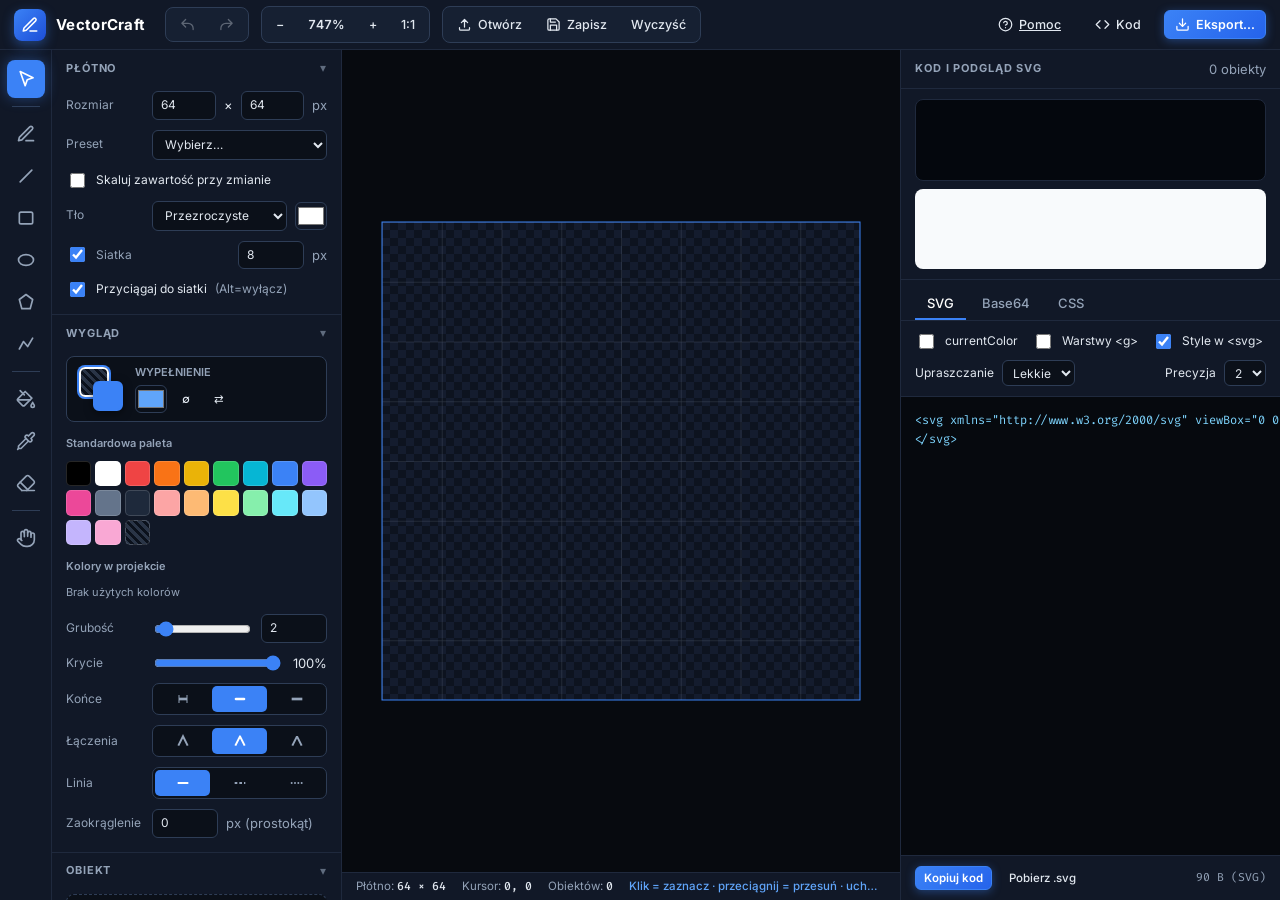
<file: tools/svg-icon-editor/index.html>
<!DOCTYPE html>
<html lang="pl">
<head>
<meta charset="UTF-8">
<meta name="viewport" content="width=device-width, initial-scale=1.0">
<title>VectorCraft – Intuicyjny edytor ikon SVG</title>
<link href="https://fonts.googleapis.com/css2?family=Inter:wght@400;500;600;700&family=Fira+Code:wght@400;500&display=swap" rel="stylesheet">
<style>
:root {
  --bg: #090d14;
  --p1: #111827;
  --p2: #162032;
  --p3: #1f2d42;
  --ln: #1f293d;
  --ln2: #2e3d56;
  --tx: #e2e8f0;
  --mu: #94a3b8;
  --ac: #3b82f6;
  --ac-glow: rgba(59, 130, 246, 0.4);
  --ac2: #60a5fa;
  --dg: #ef4444;
  --ok: #10b981;
}

* { box-sizing: border-box; }
html, body { height: 100%; margin: 0; }
body {
  background: var(--bg);
  color: var(--tx);
  font: 13px/1.4 'Inter', system-ui, sans-serif;
  overflow: hidden;
  -webkit-font-smoothing: antialiased;
}

button, input, select, textarea { font: inherit; color: inherit; }
button { cursor: pointer; border: 0; background: none; }
fieldset { border: 0; padding: 0; margin: 0; min-width: 0; }
.muted { color: var(--mu); }

#app { display: flex; flex-direction: column; height: 100vh; }

/* ================= TOPBAR ================= */
#topbar {
  height: 50px;
  flex: none;
  display: flex;
  align-items: center;
  gap: 12px;
  padding: 0 14px;
  background: var(--p1);
  border-bottom: 1px solid var(--ln);
  z-index: 20;
}

#topbar .logo {
  display: flex;
  align-items: center;
  gap: 10px;
  margin-right: 8px;
  flex: none;
}
#topbar .logo i {
  width: 32px;
  height: 32px;
  border-radius: 8px;
  background: linear-gradient(135deg, #3b82f6, #1d4ed8);
  display: grid;
  place-items: center;
  box-shadow: 0 4px 12px var(--ac-glow);
}
#topbar .logo svg { width: 18px; height: 18px; fill: none; stroke: #fff; stroke-width: 2; stroke-linecap: round; stroke-linejoin: round; }
#topbar .logo b { font-size: 15px; letter-spacing: 0.02em; font-weight: 700; color: #fff; }

.island {
  display: flex;
  align-items: center;
  background: var(--p2);
  border: 1px solid var(--ln2);
  border-radius: 8px;
  padding: 3px;
  gap: 2px;
}

.btn {
  background: transparent;
  border: 1px solid transparent;
  border-radius: 6px;
  padding: 5px 10px;
  white-space: nowrap;
  display: inline-flex;
  align-items: center;
  gap: 6px;
  font-size: 12.5px;
  font-weight: 500;
  color: var(--tx);
  transition: all 0.15s ease;
}
.btn:hover { background: var(--p3); color: #fff; }
.btn:active { transform: translateY(1px); }
.btn.pri {
  background: linear-gradient(135deg, var(--ac), #2563eb);
  border-color: var(--ac);
  color: #fff;
  font-weight: 600;
  box-shadow: 0 2px 10px var(--ac-glow);
}
.btn.pri:hover { background: linear-gradient(135deg, #2563eb, #1d4ed8); }
.btn.sm { padding: 3px 8px; font-size: 11.5px; }
.btn.on { background: var(--p3); border-color: var(--ac); color: var(--ac2); }
.btn:disabled { opacity: 0.35; cursor: not-allowed; transform: none !important; }
.btn svg { width: 15px; height: 15px; fill: none; stroke: currentColor; stroke-width: 2; stroke-linecap: round; stroke-linejoin: round; }

#zoomlbl { min-width: 54px; justify-content: center; font-variant-numeric: tabular-nums; font-weight: 600; }

.spacer { flex: 1; }

/* ================= LAYOUT ================= */
#main { flex: 1; display: flex; min-height: 0; position: relative; }

/* Left Toolbar */
#tools {
  width: 52px;
  flex: none;
  background: var(--p1);
  border-right: 1px solid var(--ln);
  display: flex;
  flex-direction: column;
  align-items: center;
  padding: 10px 0;
  gap: 4px;
  z-index: 10;
}

.tool-group {
  display: flex;
  flex-direction: column;
  gap: 4px;
  align-items: center;
  width: 100%;
}

.tool-sep {
  width: 28px;
  height: 1px;
  background: var(--ln2);
  margin: 4px 0;
}

.tool {
  width: 38px;
  height: 38px;
  border-radius: 8px;
  color: var(--mu);
  display: grid;
  place-items: center;
  position: relative;
  transition: all 0.15s ease;
}
.tool:hover { background: var(--p2); color: #fff; }
.tool.on {
  background: var(--ac);
  color: #fff;
  box-shadow: 0 0 14px var(--ac-glow);
}
.tool svg { width: 20px; height: 20px; fill: none; stroke: currentColor; stroke-width: 2; stroke-linecap: round; stroke-linejoin: round; }

/* Left Sidebar Panels */
#left {
  width: 290px;
  flex: none;
  background: var(--p1);
  border-right: 1px solid var(--ln);
  overflow-y: auto;
  user-select: none;
}

/* Right Side Code Panel */
#right {
  width: 380px;
  flex: none;
  display: flex;
  flex-direction: column;
  background: var(--p1);
  border-left: 1px solid var(--ln);
  min-height: 0;
  transition: margin-right 0.25s cubic-bezier(0.4, 0, 0.2, 1);
}
#right.collapsed {
  margin-right: -380px;
}

/* Center Canvas */
#center { flex: 1; min-width: 0; display: flex; flex-direction: column; position: relative; background: #070a0f; }
#stage { flex: 1; width: 100%; min-height: 0; display: block; touch-action: none; outline: none; }

/* Statusbar */
#status {
  height: 28px;
  flex: none;
  display: flex;
  align-items: center;
  gap: 16px;
  padding: 0 14px;
  background: var(--p1);
  border-top: 1px solid var(--ln);
  font-size: 11.5px;
  color: var(--mu);
  overflow: hidden;
  white-space: nowrap;
}
#status b { color: var(--tx); font-weight: 500; font-family: 'Fira Code', monospace; }
#hint { margin-left: auto; overflow: hidden; text-overflow: ellipsis; color: var(--ac2); font-weight: 500; }

/* ================= PANELS & SECTIONS ================= */
.sec { border-bottom: 1px solid var(--ln); }
.sec > summary {
  cursor: pointer;
  padding: 10px 14px;
  font-weight: 700;
  font-size: 11px;
  letter-spacing: 0.08em;
  text-transform: uppercase;
  color: var(--mu);
  list-style: none;
  display: flex;
  align-items: center;
  justify-content: space-between;
  transition: color 0.15s;
}
.sec > summary:hover { color: #fff; }
.sec > summary::-webkit-details-marker { display: none; }
.sec > summary::after { content: '▾'; opacity: 0.6; font-size: 12px; }
.sec:not([open]) > summary::after { content: '▸'; }
.sec .body { padding: 4px 14px 14px; display: flex; flex-direction: column; gap: 10px; }

.row { display: flex; align-items: center; gap: 8px; }
.row > label:first-child { width: 78px; flex: none; color: var(--mu); font-size: 12px; }

.chk { display: flex; align-items: center; gap: 8px; cursor: pointer; font-size: 12px; user-select: none; }
input[type=checkbox] { accent-color: var(--ac); width: 15px; height: 15px; border-radius: 4px; }

input[type=number], input[type=text], select {
  background: #0b1019;
  border: 1px solid var(--ln2);
  border-radius: 6px;
  padding: 5px 8px;
  min-width: 0;
  color: var(--tx);
  font-size: 12px;
}
input[type=number] { width: 66px; }
select { flex: 1; height: 30px; }
input:focus, select:focus, textarea:focus { outline: 1px solid var(--ac); border-color: var(--ac); }

input[type=color] {
  width: 32px;
  height: 28px;
  padding: 0;
  border: 1px solid var(--ln2);
  border-radius: 6px;
  background: none;
  cursor: pointer;
  flex: none;
}
input[type=range] { accent-color: var(--ac); flex: 1; min-width: 0; }

/* Custom Segment Control */
.segment-ctrl {
  display: flex;
  background: #0b1019;
  border: 1px solid var(--ln2);
  border-radius: 7px;
  padding: 2px;
  gap: 2px;
  flex: 1;
}
.segment-ctrl button {
  flex: 1;
  height: 26px;
  border-radius: 5px;
  display: grid;
  place-items: center;
  color: var(--mu);
  transition: all 0.15s;
}
.segment-ctrl button:hover { color: #fff; background: rgba(255,255,255,0.05); }
.segment-ctrl button.on { background: var(--ac); color: #fff; }
.segment-ctrl button svg { width: 16px; height: 16px; fill: stroke; stroke: currentColor; stroke-width: 2; }

/* Illustrator-Style Color Widget */
.color-widget {
  display: flex;
  align-items: center;
  gap: 12px;
  background: #0b1019;
  padding: 8px 12px;
  border-radius: 8px;
  border: 1px solid var(--ln2);
}
.color-preview-box {
  position: relative;
  width: 44px;
  height: 44px;
  flex: none;
}
.cp-layer {
  position: absolute;
  width: 30px;
  height: 30px;
  border-radius: 6px;
  border: 2px solid #fff;
  box-shadow: 0 2px 8px rgba(0,0,0,0.5);
  cursor: pointer;
  transition: transform 0.15s;
}
.cp-layer:hover { transform: scale(1.05); }
#cp-fill { top: 0; left: 0; z-index: 1; background: #none; }
#cp-stroke { bottom: 0; right: 0; z-index: 2; border-color: var(--ac); }
.cp-layer.active { z-index: 3; border-color: #fff; box-shadow: 0 0 0 2px var(--ac); }

.color-controls { flex: 1; display: flex; flex-direction: column; gap: 4px; }
.color-controls .label { font-size: 11px; font-weight: 600; text-transform: uppercase; color: var(--mu); }
.color-actions { display: flex; gap: 6px; align-items: center; }

/* Color Swatches Grid */
.swatch-header { font-size: 11px; font-weight: 600; color: var(--mu); margin-top: 4px; }
.swatches { display: grid; grid-template-columns: repeat(9, 1fr); gap: 4px; }
.swatches button {
  aspect-ratio: 1;
  border-radius: 5px;
  border: 1px solid rgba(255,255,255,0.15);
  padding: 0;
  transition: transform 0.1s;
}
.swatches button:hover { transform: scale(1.15); z-index: 2; }
.swatches button.none { background: repeating-linear-gradient(45deg, #2a3547 0 3px, #0b111c 3px 6px); }

/* Iconic Alignment & Order Grids */
.icon-grid { display: flex; gap: 4px; width: 100%; }
.icon-grid button {
  flex: 1;
  height: 30px;
  background: #0b1019;
  border: 1px solid var(--ln2);
  border-radius: 6px;
  color: var(--mu);
  display: grid;
  place-items: center;
  transition: all 0.15s;
}
.icon-grid button:hover { background: var(--p3); color: #fff; border-color: var(--ac); }
.icon-grid button svg { width: 16px; height: 16px; fill: none; stroke: currentColor; stroke-width: 2; stroke-linecap: round; stroke-linejoin: round; }

/* Empty State Helper */
.empty-state {
  text-align: center;
  padding: 20px 10px;
  color: var(--mu);
  background: #0b1019;
  border: 1px dashed var(--ln2);
  border-radius: 8px;
  font-size: 12px;
}
.empty-state svg { width: 32px; height: 32px; opacity: 0.4; margin-bottom: 6px; }

/* Layers Panel */
#layers { display: flex; flex-direction: column; gap: 4px; max-height: 200px; overflow-y: auto; }
.layer {
  display: flex;
  align-items: center;
  gap: 6px;
  padding: 5px 8px;
  border-radius: 7px;
  border: 1px solid transparent;
  background: #0d1320;
  cursor: pointer;
}
.layer:hover { background: #151d2e; }
.layer.active { border-color: var(--ac); background: #10233f; }
.lb {
  width: 22px; height: 22px; border: 0; background: none; color: #aeb8cb; display: grid; place-items: center; border-radius: 4px; padding: 0;
}
.lb:hover { background: #243047; color: #fff; }
.lb svg { width: 14px; height: 14px; fill: none; stroke: currentColor; stroke-width: 2; stroke-linecap: round; stroke-linejoin: round; }
.lname { flex: 1; min-width: 0; overflow: hidden; text-overflow: ellipsis; white-space: nowrap; font-size: 12px; }
.lname-in { flex: 1; min-width: 0; }
.lcnt { font-size: 11px; color: var(--mu); font-family: 'Fira Code', monospace; }

/* Toast Notification */
#toast {
  position: fixed;
  bottom: 44px;
  left: 50%;
  transform: translate(-50%, 20px);
  background: var(--ok);
  color: #fff;
  padding: 8px 16px;
  border-radius: 8px;
  font-weight: 600;
  font-size: 12.5px;
  opacity: 0;
  pointer-events: none;
  transition: all 0.25s ease;
  z-index: 60;
  box-shadow: 0 4px 16px rgba(0,0,0,0.4);
}
#toast.show { opacity: 1; transform: translate(-50%, 0); }

/* Right Panel Elements */
.rhead { padding: 10px 14px; display: flex; align-items: center; justify-content: space-between; border-bottom: 1px solid var(--ln); }
.rhead b { font-size: 11px; letter-spacing: 0.08em; text-transform: uppercase; color: var(--mu); }
#previews { padding: 10px 14px; border-bottom: 1px solid var(--ln); display: flex; flex-direction: column; gap: 8px; }
.prow { display: flex; align-items: flex-end; gap: 12px; padding: 8px 12px; border-radius: 8px; }
.prow.dark { background: #04070d; border: 1px solid var(--ln); }
.prow.light { background: #f8fafc; }
.prow img { display: block; }
.rtabs { display: flex; gap: 4px; padding: 8px 14px 0; border-bottom: 1px solid var(--ln); }
.rtabs button { background: none; border: 0; border-bottom: 2px solid transparent; color: var(--mu); padding: 6px 12px; font-weight: 500; }
.rtabs button.on { color: #fff; border-bottom-color: var(--ac); }
.ropts { display: flex; flex-wrap: wrap; gap: 8px 14px; padding: 10px 14px; align-items: center; border-bottom: 1px solid var(--ln); font-size: 12px; }
.ropts select { flex: none; padding: 2px 6px; height: 26px; }
#code { flex: 1; min-height: 0; width: 100%; resize: none; border: 0; background: #06090e; color: #7dd3fc; font: 12px/1.55 'Fira Code', monospace; padding: 14px; outline: none; white-space: pre; overflow: auto; }
.rfoot { display: flex; gap: 8px; padding: 10px 14px; border-top: 1px solid var(--ln); align-items: center; }
.rfoot .stat { margin-left: auto; font-size: 11.5px; color: var(--mu); font-family: 'Fira Code', monospace; }

/* Modal */
#modal { position: fixed; inset: 0; background: rgba(3, 6, 12, 0.75); backdrop-filter: blur(4px); display: none; place-items: center; z-index: 50; padding: 16px; }
#modal.open { display: grid; }
.dlg { background: var(--p1); border: 1px solid var(--ln2); border-radius: 14px; padding: 20px; width: min(440px, 100%); display: flex; flex-direction: column; gap: 14px; box-shadow: 0 20px 60px rgba(0,0,0,0.6); }
.dlg h3 { margin: 0; font-size: 17px; font-weight: 700; color: #fff; }
.chips { display: flex; flex-wrap: wrap; gap: 6px; }
.chip { background: var(--p2); border: 1px solid var(--ln2); border-radius: 999px; padding: 4px 12px; font-size: 12px; }
.chip:hover { border-color: var(--ac); color: #fff; }
#ex-prev { height: 140px; border-radius: 10px; border: 1px solid var(--ln2); display: grid; place-items: center; background: repeating-conic-gradient(#101726 0 25%, #182235 0 50%) 0 0/16px 16px; }
#ex-prev img { max-width: 120px; max-height: 120px; }

@media(max-width: 1180px) { #right { width: 320px; } #left { width: 260px; } }
@media(max-width: 900px) {
  body { overflow: auto; }
  #app { height: auto; min-height: 100vh; }
  #main { flex-direction: column; }
  #tools { width: auto; flex-direction: row; overflow-x: auto; padding: 6px 10px; justify-content: flex-start; }
  .tool-sep { width: 1px; height: 24px; margin: 0 4px; }
  .tool-group { flex-direction: row; width: auto; }
  #left, #right { width: auto; overflow: visible; border: 0; margin-right: 0 !important; }
  #center { height: 60vh; flex: none; }
  #code { min-height: 250px; }
}
</style>
</head>
<body>
<div id="app">
  <!-- TOPBAR -->
  <header id="topbar">
    <div class="logo">
      <i><svg viewBox="0 0 24 24"><path d="M12 20h9"/><path d="M16.5 3.5a2.1 2.1 0 0 1 3 3L7 19l-4 1 1-4z"/></svg></i>
      <b>VectorCraft</b>
    </div>

    <!-- Undo / Redo Island -->
    <div class="island">
      <button class="btn" id="btn-undo" title="Cofnij (Ctrl+Z)"><svg viewBox="0 0 24 24"><path d="M3 10h10a8 8 0 018 8v2M3 10l6 6m-6-6l6-6"/></svg></button>
      <button class="btn" id="btn-redo" title="Ponów (Ctrl+Y)"><svg viewBox="0 0 24 24"><path d="M21 10H11a8 8 0 00-8 8v2m18-10l-6 6m6-6l-6-6"/></svg></button>
    </div>

    <!-- Zoom Island -->
    <div class="island">
      <button class="btn" id="btn-zout" title="Oddal (−)">−</button>
      <button class="btn" id="zoomlbl" title="Dopasuj do okna (0)">100%</button>
      <button class="btn" id="btn-zin" title="Przybliż (+)">+</button>
      <button class="btn" id="btn-z1" title="Rozmiar 1:1 (1)">1:1</button>
    </div>

    <!-- File Ops Island -->
    <div class="island">
      <button class="btn" id="btn-open" title="Wczytaj projekt (.json)"><svg viewBox="0 0 24 24"><path d="M4 17v2a2 2 0 002 2h12a2 2 0 002-2v-2M7 9l5-5 5 5M12 4v12"/></svg>Otwórz</button>
      <button class="btn" id="btn-save" title="Zapisz projekt (Ctrl+S)"><svg viewBox="0 0 24 24"><path d="M19 21H5a2 2 0 01-2-2V5a2 2 0 012-2h11l5 5v11a2 2 0 01-2 2z"/><polyline points="17 21 17 13 7 13 7 21"/><polyline points="7 3 7 8 15 8"/></svg>Zapisz</button>
      <button class="btn" id="btn-clear" title="Usuń wszystkie obiekty">Wyczyść</button>
      <input type="file" id="file-open" accept=".json,application/json" hidden>
    </div>

    <div class="spacer"></div>

    <a class="btn" id="btn-help" href="pomoc.html" target="_blank" rel="noopener" title="Pomoc (F1)"><svg viewBox="0 0 24 24"><circle cx="12" cy="12" r="10"/><path d="M9.09 9a3 3 0 015.83 1c0 2-3 3-3 3"/><line x1="12" y1="17" x2="12.01" y2="17"/></svg>Pomoc</a>
    <button class="btn" id="btn-panel" title="Pokaż/ukryj panel kodu"><svg viewBox="0 0 24 24"><polyline points="16 18 22 12 16 6"/><polyline points="8 6 2 12 8 18"/></svg> Kod</button>
    <button class="btn pri" id="btn-export"><svg viewBox="0 0 24 24"><path d="M21 15v4a2 2 0 01-2 2H5a2 2 0 01-2-2v-4"/><polyline points="7 10 12 15 17 10"/><line x1="12" y1="15" x2="12" y2="3"/></svg>Eksport…</button>
  </header>

  <div id="main">
    <!-- LEFT TOOLBAR -->
    <nav id="tools"></nav>

    <!-- LEFT PANELS -->
    <aside id="left">
      <!-- PŁÓTNO -->
      <details class="sec" open>
        <summary>Płótno</summary>
        <div class="body">
          <div class="row">
            <label>Rozmiar</label>
            <input type="number" id="doc-w" min="1" max="4096"><span>×</span><input type="number" id="doc-h" min="1" max="4096"><span class="muted">px</span>
          </div>
          <div class="row">
            <label>Preset</label>
            <select id="doc-preset"><option value="">Wybierz…</option><option>16</option><option>24</option><option>32</option><option>48</option><option>64</option><option>96</option><option>128</option><option>256</option><option>512</option><option>1024</option></select>
          </div>
          <label class="chk"><input type="checkbox" id="scale-content"> Skaluj zawartość przy zmianie</label>
          <div class="row">
            <label>Tło</label>
            <select id="bg-mode"><option value="none">Przezroczyste</option><option value="color">Kolorowe</option></select>
            <input type="color" id="bg-color" value="#ffffff">
          </div>
          <div class="row">
            <label class="chk" style="width:auto"><input type="checkbox" id="grid-show" checked> Siatka</label>
            <input type="number" id="grid-size" min="0.25" step="0.25" value="8" style="margin-left:auto"><span class="muted">px</span>
          </div>
          <label class="chk"><input type="checkbox" id="grid-snap" checked> Przyciągaj do siatki <span class="muted">(Alt=wyłącz)</span></label>
        </div>
      </details>

      <!-- WYGLĄD -->
      <details class="sec" open>
        <summary>Wygląd</summary>
        <div class="body">
          <!-- Illustrator-Style Color Widget -->
          <div class="color-widget">
            <div class="color-preview-box">
              <div class="cp-layer" id="cp-fill" title="Wypełnienie (G)"></div>
              <div class="cp-layer" id="cp-stroke" title="Obrys"></div>
            </div>
            <div class="color-controls">
              <span class="label" id="active-target-lbl">Wypełnienie</span>
              <div class="color-actions">
                <input type="color" id="active-color-picker">
                <button class="btn sm" id="btn-color-none" title="Brak (∅)">∅</button>
                <button class="btn sm" id="btn-swap" title="Zamień wypełnienie i obrys (⇄)">⇄</button>
              </div>
            </div>
          </div>

          <!-- Color Swatches -->
          <div class="swatch-header">Standardowa paleta</div>
          <div class="swatches" id="swatches"></div>

          <div class="swatch-header">Kolory w projekcie</div>
          <div class="swatches" id="doc-swatches"></div>

          <div class="row" style="margin-top:4px;">
            <label>Grubość</label>
            <input type="range" id="sw" min="0.25" max="32" step="0.25">
            <input type="number" id="sw-num" min="0" max="200" step="0.25">
          </div>
          <div class="row">
            <label>Krycie</label>
            <input type="range" id="op" min="5" max="100" step="5">
            <span id="op-val" style="width:36px;text-align:right">100%</span>
          </div>

          <!-- Cap Style Icons -->
          <div class="row">
            <label>Końce</label>
            <div class="segment-ctrl" id="cap-ctrl">
              <button data-v="butt" title="Płaskie (butt)"><svg viewBox="0 0 24 24"><line x1="6" y1="12" x2="18" y2="12" stroke-width="4"/><line x1="6" y1="6" x2="6" y2="18" stroke-width="1.5"/><line x1="18" y1="6" x2="18" y2="18" stroke-width="1.5"/></svg></button>
              <button data-v="round" title="Okrągłe (round)"><svg viewBox="0 0 24 24"><path d="M6 12h12" stroke-width="4" stroke-linecap="round"/></svg></button>
              <button data-v="square" title="Kwadratowe (square)"><svg viewBox="0 0 24 24"><path d="M6 12h12" stroke-width="4" stroke-linecap="square"/></svg></button>
            </div>
          </div>

          <!-- Join Style Icons -->
          <div class="row">
            <label>Łączenia</label>
            <div class="segment-ctrl" id="join-ctrl">
              <button data-v="miter" title="Ostre (miter)"><svg viewBox="0 0 24 24"><path d="M5 19L12 5l7 14" stroke-width="3" fill="none"/></svg></button>
              <button data-v="round" title="Okrągłe (round)"><svg viewBox="0 0 24 24"><path d="M5 19L12 5l7 14" stroke-width="3" stroke-linejoin="round" fill="none"/></svg></button>
              <button data-v="bevel" title="Ścięte (bevel)"><svg viewBox="0 0 24 24"><path d="M5 19L12 5l7 14" stroke-width="3" stroke-linejoin="bevel" fill="none"/></svg></button>
            </div>
          </div>

          <!-- Dash Style Icons -->
          <div class="row">
            <label>Linia</label>
            <div class="segment-ctrl" id="dash-ctrl">
              <button data-v="solid" title="Ciągła"><svg viewBox="0 0 24 24"><line x1="4" y1="12" x2="20" y2="12" stroke-width="3"/></svg></button>
              <button data-v="dash" title="Kreskowana"><svg viewBox="0 0 24 24"><line x1="4" y1="12" x2="20" y2="12" stroke-width="3" stroke-dasharray="4 3"/></svg></button>
              <button data-v="dot" title="Kropkowana"><svg viewBox="0 0 24 24"><line x1="4" y1="12" x2="20" y2="12" stroke-width="3" stroke-linecap="round" stroke-dasharray="0 5"/></svg></button>
            </div>
          </div>

          <div class="row">
            <label>Zaokrąglenie</label>
            <input type="number" id="rad-num" min="0" step="0.5" value="0"><span class="muted">px (prostokąt)</span>
          </div>
        </div>
      </details>

      <!-- OBIEKT -->
      <details class="sec" open>
        <summary>Obiekt <span id="sel-info" style="text-transform:none;letter-spacing:0"></span></summary>
        <div class="body">
          <div id="obj-empty" class="empty-state">
            <svg viewBox="0 0 24 24" fill="none" stroke="currentColor" stroke-width="2"><rect x="3" y="3" width="18" height="18" rx="2" stroke-dasharray="4 3"/><circle cx="12" cy="12" r="3"/></svg>
            <div>Brak zaznaczenia</div>
            <div class="muted" style="margin-top:2px;">Kliknij obiekt na płótnie, aby edytować jego parametry.</div>
          </div>

          <fieldset id="obj-fs" style="display:none; flex-direction:column; gap:10px;">
            <div class="row" style="gap:4px;">
              <span class="muted" style="width:16px;">X</span><input type="number" id="ox" step="0.5" style="flex:1">
              <span class="muted" style="width:16px; margin-left:4px;">Y</span><input type="number" id="oy" step="0.5" style="flex:1">
            </div>
            <div class="row" style="gap:4px;">
              <span class="muted" style="width:16px;">W</span><input type="number" id="ow" step="0.5" min="0" style="flex:1">
              <span class="muted" style="width:16px; margin-left:4px;">H</span><input type="number" id="oh" step="0.5" min="0" style="flex:1">
            </div>

            <label class="chk"><input type="checkbox" id="lock-ratio" checked> Zachowaj proporcje (W/H)</label>

            <!-- Align Icons -->
            <div class="icon-grid">
              <button data-align="left" title="Do lewej"><svg viewBox="0 0 24 24"><line x1="4" y1="4" x2="4" y2="20"/><rect x="8" y="7" width="12" height="10" rx="1"/></svg></button>
              <button data-align="hc" title="Środek poziomo"><svg viewBox="0 0 24 24"><line x1="12" y1="3" x2="12" y2="21"/><rect x="6" y="7" width="12" height="10" rx="1"/></svg></button>
              <button data-align="right" title="Do prawej"><svg viewBox="0 0 24 24"><line x1="20" y1="4" x2="20" y2="20"/><rect x="4" y="7" width="12" height="10" rx="1"/></svg></button>
              <button data-align="top" title="Do góry"><svg viewBox="0 0 24 24"><line x1="4" y1="4" x2="20" y2="4"/><rect x="7" y="8" width="10" height="12" rx="1"/></svg></button>
              <button data-align="vc" title="Środek pionowo"><svg viewBox="0 0 24 24"><line x1="3" y1="12" x2="21" y2="12"/><rect x="7" y="6" width="10" height="12" rx="1"/></svg></button>
              <button data-align="bottom" title="Na dół"><svg viewBox="0 0 24 24"><line x1="4" y1="20" x2="20" y2="20"/><rect x="7" y="4" width="10" height="12" rx="1"/></svg></button>
            </div>

            <!-- Order & Flip Icons -->
            <div class="icon-grid">
              <button id="b-fliph" title="Odbij poziomo"><svg viewBox="0 0 24 24"><path d="M12 4v16M4 12l5-5v10zM20 12l-5-5v10z"/></svg></button>
              <button id="b-flipv" title="Odbij pionowo"><svg viewBox="0 0 24 24"><path d="M4 12h16M12 4l-5 5h10zM12 20l-5-5h10z"/></svg></button>
              <button data-order="front" title="Na wierzch"><svg viewBox="0 0 24 24"><path d="M12 5l7 7-2 2-5-5-5 5-2-2z"/></svg></button>
              <button data-order="up" title="Wyżej"><svg viewBox="0 0 24 24"><path d="M12 8l6 6-2 2-4-4-4 4-2-2z"/></svg></button>
              <button data-order="down" title="Niżej"><svg viewBox="0 0 24 24"><path d="M12 16l-6-6 2-2 4 4 4-4 2 2z"/></svg></button>
              <button data-order="back" title="Na spód"><svg viewBox="0 0 24 24"><path d="M12 19l-7-7 2-2 5 5 5-5 2 2z"/></svg></button>
            </div>

            <div id="path-opts" style="display:none; flex-direction:column; gap:6px;">
              <label class="chk"><input type="checkbox" id="p-smooth"> Wygładź krzywą</label>
              <label class="chk"><input type="checkbox" id="p-closed"> Zamknij ścieżkę</label>
            </div>

            <div class="row" style="gap:6px; margin-top:4px;">
              <button class="btn" id="b-dup" style="flex:1; justify-content:center;">Duplikuj</button>
              <button class="btn" id="b-del" style="color:var(--dg); border-color:rgba(239, 68, 68, 0.3);">Usuń</button>
            </div>
          </fieldset>
        </div>
      </details>

      <!-- WARSTWY -->
      <details class="sec" open>
        <summary>Warstwy</summary>
        <div class="body">
          <div id="layers"></div>
          <div class="icon-grid" style="margin-top:4px;">
            <button id="l-add" title="Nowa warstwa">＋</button>
            <button id="l-dup" title="Duplikuj warstwę">⧉</button>
            <button id="l-up" title="Warstwa wyżej">▲</button>
            <button id="l-down" title="Warstwa niżej">▼</button>
            <button id="l-move" title="Przenieś obiekty tu">→Tu</button>
            <button id="l-del" title="Usuń warstwę" style="color:var(--dg);">✕</button>
          </div>
          <div class="muted" style="font-size:11px; margin-top:2px;">Dwuklik na nazwie warstwy zmienia nazwę.</div>
        </div>
      </details>
    </aside>

    <!-- CENTER CANVAS -->
    <section id="center">
      <svg id="stage" xmlns="http://www.w3.org/2000/svg" tabindex="-1">
        <defs>
          <pattern id="checker" patternUnits="userSpaceOnUse" width="2" height="2">
            <rect id="ck0" width="2" height="2" fill="#0d131f"/>
            <rect id="ck1" width="1" height="1" fill="#141c2e"/>
            <rect id="ck2" x="1" y="1" width="1" height="1" fill="#141c2e"/>
          </pattern>
          <pattern id="gridpat" patternUnits="userSpaceOnUse" width="8" height="8">
            <path id="gridpath" d="M8 0L0 0 0 8" fill="none" stroke="rgba(148,163,184,0.3)" stroke-width="0.1"/>
          </pattern>
          <clipPath id="clip"><rect id="clip-rect" x="0" y="0" width="64" height="64"/></clipPath>
        </defs>
        <g id="world">
          <rect id="board" x="0" y="0" width="64" height="64" fill="url(#checker)"/>
          <g id="content" clip-path="url(#clip)"></g>
          <rect id="gridr" x="0" y="0" width="64" height="64" fill="url(#gridpat)" pointer-events="none"/>
          <rect id="border" x="0" y="0" width="64" height="64" fill="none" stroke="#3b82f6" stroke-width="0.1" pointer-events="none"/>
          <g id="overlay" pointer-events="none"></g>
        </g>
      </svg>
      <div id="status">
        <span>Płótno: <b id="st-size">64 × 64</b></span>
        <span>Kursor: <b id="coords">0, 0</b></span>
        <span>Obiektów: <b id="st-count">0</b></span>
        <span id="hint"></span>
      </div>
    </section>

    <!-- RIGHT PANEL (CODE) -->
    <aside id="right">
      <div class="rhead">
        <b>Kod i podgląd SVG</b>
        <span class="muted" id="code-stats"></span>
      </div>
      <div id="previews">
        <div class="prow dark" id="prev-dark"></div>
        <div class="prow light" id="prev-light"></div>
      </div>
      <div class="rtabs">
        <button data-tab="svg" class="on">SVG</button>
        <button data-tab="b64">Base64</button>
        <button data-tab="css">CSS</button>
      </div>
      <div class="ropts">
        <label class="chk"><input type="checkbox" id="o-mono"> currentColor</label>
        <label class="chk"><input type="checkbox" id="o-groups"> Warstwy &lt;g&gt;</label>
        <label class="chk"><input type="checkbox" id="o-hoist" checked> Style w &lt;svg&gt;</label>
        <label class="chk">Upraszczanie
          <select id="o-simp"><option value="0">Brak</option><option value="1" selected>Lekkie</option><option value="2">Mocne</option></select>
        </label>
        <label class="chk" style="margin-left:auto">Precyzja
          <select id="o-prec"><option>0</option><option>1</option><option selected>2</option><option>3</option><option>4</option></select>
        </label>
      </div>
      <textarea id="code" readonly spellcheck="false"></textarea>
      <div class="rfoot">
        <button class="btn pri sm" id="btn-copy">Kopiuj kod</button>
        <button class="btn sm" id="btn-dl">Pobierz .svg</button>
        <span class="stat" id="code-size"></span>
      </div>
    </aside>
  </div>
</div>

<!-- EXPORT MODAL -->
<div id="modal">
  <div class="dlg">
    <h3>Eksport ikony</h3>
    <div class="row">
      <label style="width:70px;">Format</label>
      <select id="ex-fmt">
        <option value="svg">SVG (wektor)</option>
        <option value="png">PNG (przezroczystość)</option>
        <option value="webp">WebP</option>
        <option value="jpg">JPG</option>
      </select>
    </div>
    <div class="row">
      <label style="width:70px;">Rozmiar</label>
      <input type="number" id="ex-w" min="1" max="8192"><span>×</span><input type="number" id="ex-h" min="1" max="8192"><span class="muted">px</span>
      <label class="chk" style="margin-left:auto"><input type="checkbox" id="ex-lock" checked> proporcje</label>
    </div>
    <div class="chips" id="ex-chips"></div>
    <div class="row">
      <label style="width:70px;">Nazwa</label>
      <input type="text" id="ex-name" value="ikona" style="flex:1">
    </div>
    <div id="ex-prev"></div>
    <div class="muted" style="font-size:11.5px;">SVG zachowuje skalowalność wektorową bez utraty jakości.</div>
    <div class="row" style="justify-content:flex-end; gap:8px;">
      <button class="btn" id="ex-cancel">Anuluj</button>
      <button class="btn pri" id="ex-go">Pobierz plik</button>
    </div>
  </div>
</div>

<div id="toast"></div>

<script>
(() => {
'use strict';
const $ = (s, r = document) => r.querySelector(s);
const $$ = (s, r = document) => [...r.querySelectorAll(s)];
const clamp = (v, a, b) => Math.min(b, Math.max(a, v));
const rnd = (n, p = 2) => { const f = Math.pow(10, p); return Math.round(n * f) / f; };
const fmt = (n, p) => String(rnd(n, p));
const esc = s => String(s).replace(/[&<>"]/g, c => ({ '&': '&amp;', '<': '&lt;', '>': '&gt;', '"': '&quot;' }[c]));

/* STATE */
function newDoc(w = 64, h = 64) {
  return { w, h, bg: null, nid: 1, lid: 1, layers: [{ id: 'L1', name: 'Warstwa 1', visible: true, locked: false }], objs: [] };
}
const S = {
  doc: newDoc(),
  activeLayer: 'L1',
  sel: [],
  tool: 'select',
  style: { stroke: '#3b82f6', fill: 'none', width: 2, opacity: 1, cap: 'round', join: 'round', dash: 'solid', radius: 0 },
  keep: { stroke: '#3b82f6', fill: '#60a5fa' },
  target: 'fill',
  grid: { show: true, size: 8, snap: true },
  opt: { mono: false, groups: false, hoist: true, simp: 1, prec: 2, tab: 'svg' },
  lockRatio: true,
  hist: [], histIdx: -1,
  view: { x: 0, y: 0, zoom: 8 },
  drag: null, poly: null, preview: null, space: false, clip: null,
  ex: { fmt: 'png', w: 256, h: 256, name: 'ikona' }
};

const stage = $('#stage'), world = $('#world'), content = $('#content'), overlay = $('#overlay');
const layerById = id => S.doc.layers.find(l => l.id === id);
const selObjs = () => S.doc.objs.filter(o => S.sel.includes(o.id));

/* SVG CODE GENERATION */
let curOmit = null;
function tag(name, pairs) {
  return '<' + name + pairs.filter(p => p[1] !== null && p[1] !== undefined && !(curOmit && curOmit[p[0]] === p[1])).map(p => ' ' + p[0] + '="' + p[1] + '"').join('') + '/>';
}
function styleAttrs(o, c) {
  const f = n => fmt(n, c.p), a = [];
  a.push(['fill', o.fill === 'none' ? 'none' : (c.mono ? 'currentColor' : o.fill)]);
  if (o.stroke !== 'none') {
    a.push(['stroke', c.mono ? 'currentColor' : o.stroke]);
    a.push(['stroke-width', f(o.sw)]);
    const cap = o.dash === 'dot' ? 'round' : o.cap;
    if (cap !== 'butt') a.push(['stroke-linecap', cap]);
    if (o.join !== 'miter') a.push(['stroke-linejoin', o.join]);
    if (o.dash === 'dash') a.push(['stroke-dasharray', f(o.sw * 2.5) + ' ' + f(o.sw * 2)]);
    else if (o.dash === 'dot') a.push(['stroke-dasharray', '0 ' + f(o.sw * 2)]);
  }
  if (o.opacity < 1) a.push(['opacity', fmt(o.opacity, 2)]);
  return a;
}
function pathD(o, p) {
  const f = n => fmt(n, p), P = o.pts, n = P.length;
  const pt = q => f(q[0]) + ' ' + f(q[1]);
  const mid = (a, b) => [(a[0] + b[0]) / 2, (a[1] + b[1]) / 2];
  let d;
  if (o.closed) {
    const s = mid(P[n - 1], P[0]);
    d = 'M' + pt(s);
    for (let i = 0; i < n; i++) d += 'Q' + pt(P[i]) + ' ' + pt(mid(P[i], P[(i + 1) % n]));
    return d + 'Z';
  }
  d = 'M' + pt(P[0]);
  for (let i = 1; i < n - 1; i++) d += 'Q' + pt(P[i]) + ' ' + pt(mid(P[i], P[i + 1]));
  return d + 'L' + pt(P[n - 1]);
}
function simplifyPts(P, closed, tol) {
  if (closed) { const r = rdp(P.concat([P[0]]), tol).slice(0, -1); return r.length >= 3 ? r : P; }
  return rdp(P, tol);
}
function objSvg(o, c) {
  const f = n => fmt(n, c.p);
  if (c.tol && o.type === 'path' && o.smooth && o.pts.length > 3) o = Object.assign({}, o, { pts: simplifyPts(o.pts, o.closed, c.tol) });
  if (o.type === 'rect') {
    const g = [['x', f(o.x)], ['y', f(o.y)], ['width', f(o.w)], ['height', f(o.h)]];
    if (o.r > 0) g.push(['rx', f(Math.min(o.r, o.w / 2, o.h / 2))]);
    return tag('rect', g.concat(styleAttrs(o, c)));
  }
  if (o.type === 'ellipse') {
    if (Math.abs(o.rx - o.ry) < 1e-6) return tag('circle', [['cx', f(o.cx)], ['cy', f(o.cy)], ['r', f(o.rx)]].concat(styleAttrs(o, c)));
    return tag('ellipse', [['cx', f(o.cx)], ['cy', f(o.cy)], ['rx', f(o.rx)], ['ry', f(o.ry)]].concat(styleAttrs(o, c)));
  }
  const P = o.pts, n = P.length;
  if (n === 2 && !o.closed) return tag('line', [['x1', f(P[0][0])], ['y1', f(P[0][1])], ['x2', f(P[1][0])], ['y2', f(P[1][1])]].concat(styleAttrs(o, c)));
  if (!o.smooth || n < 3) {
    const pts = P.map(q => f(q[0]) + ',' + f(q[1])).join(' ');
    return tag(o.closed && n > 2 ? 'polygon' : 'polyline', [['points', pts]].concat(styleAttrs(o, c)));
  }
  return tag('path', [['d', pathD(o, c.p)]].concat(styleAttrs(o, c)));
}
function gid(L) {
  let s = L.name.trim().replace(/[^\w-]+/g, '-').replace(/^-+|-+$/g, '') || L.id;
  if (!/^[A-Za-z_]/.test(s)) s = 'layer-' + s;
  return s;
}
function genSvg(o = {}) {
  const d = S.doc, p = o.p != null ? o.p : S.opt.prec, mono = o.mono != null ? o.mono : S.opt.mono;
  const w = o.w || d.w, h = o.h || d.h;
  const c = { p, mono, tol: [0, 0.004, 0.012][S.opt.simp] * Math.max(d.w, d.h) };
  const vis = [];
  for (const L of d.layers) if (L.visible) { const objs = d.objs.filter(x => x.layer === L.id); if (objs.length) vis.push([L, objs]); }
  const common = {}, all = [].concat(...vis.map(v => v[1]));
  if (S.opt.hoist && all.length >= 2) {
    const maps = all.map(ob => { const m = {}; styleAttrs(ob, c).forEach(a => { if (a[0] !== 'opacity') m[a[0]] = a[1]; }); return m; });
    Object.keys(maps[0]).forEach(k => { if (maps.every(m => m[k] === maps[0][k])) common[k] = maps[0][k]; });
  }
  const rootAttrs = Object.keys(common).map(k => ` ${k}="${common[k]}"`).join('');
  const out = [`<svg xmlns="http://www.w3.org/2000/svg" viewBox="0 0 ${fmt(d.w, p)} ${fmt(d.h, p)}" width="${fmt(w, p)}" height="${fmt(h, p)}"${rootAttrs}>`];
  curOmit = common;
  try {
    if (d.bg && !mono) out.push(`  <rect width="${fmt(d.w, p)}" height="${fmt(d.h, p)}" fill="${d.bg}"${common.stroke ? ' stroke="none"' : ''}/>`);
    for (const [L, objs] of vis) {
      if (S.opt.groups) {
        out.push(`  <g id="${esc(gid(L))}">`);
        objs.forEach(ob => out.push('    ' + objSvg(ob, c)));
        out.push('  </g>');
      } else objs.forEach(ob => out.push('  ' + objSvg(ob, c)));
    }
  } finally { curOmit = null; }
  out.push('</svg>');
  return out.join('\n');
}

/* GEOMETRY & HIT-TESTING */
function bboxOf(o) {
  if (o.type === 'rect') return { x: o.x, y: o.y, w: o.w, h: o.h };
  if (o.type === 'ellipse') return { x: o.cx - o.rx, y: o.cy - o.ry, w: o.rx * 2, h: o.ry * 2 };
  let x0 = Infinity, y0 = Infinity, x1 = -Infinity, y1 = -Infinity;
  for (const q of o.pts) { if (q[0] < x0) x0 = q[0]; if (q[0] > x1) x1 = q[0]; if (q[1] < y0) y0 = q[1]; if (q[1] > y1) y1 = q[1]; }
  return { x: x0, y: y0, w: x1 - x0, h: y1 - y0 };
}
function unionBBox(list) {
  let x0 = Infinity, y0 = Infinity, x1 = -Infinity, y1 = -Infinity;
  for (const o of list) { const b = bboxOf(o); x0 = Math.min(x0, b.x); y0 = Math.min(y0, b.y); x1 = Math.max(x1, b.x + b.w); y1 = Math.max(y1, b.y + b.h); }
  return { x: x0, y: y0, w: x1 - x0, h: y1 - y0 };
}
function mapObj(o, mx, my, sx, sy) {
  if (o.type === 'rect') {
    const x1 = mx(o.x), x2 = mx(o.x + o.w), y1 = my(o.y), y2 = my(o.y + o.h);
    o.x = Math.min(x1, x2); o.w = Math.abs(x2 - x1); o.y = Math.min(y1, y2); o.h = Math.abs(y2 - y1);
  } else if (o.type === 'ellipse') {
    o.cx = mx(o.cx); o.cy = my(o.cy); o.rx = Math.abs(o.rx * sx); o.ry = Math.abs(o.ry * sy);
  } else o.pts = o.pts.map(q => [mx(q[0]), my(q[1])]);
}
const translate = (o, dx, dy) => mapObj(o, x => x + dx, y => y + dy, 1, 1);
const snapOn = e => S.grid.snap && S.grid.size > 0 && !(e && e.altKey);
const snapV = v => rnd(Math.round(v / S.grid.size) * S.grid.size, 4);
function snapPt(p, e) { return snapOn(e) ? { x: snapV(p.x), y: snapV(p.y) } : { x: rnd(p.x, 2), y: rnd(p.y, 2) }; }
function constrain45(s, c) {
  const dx = c.x - s.x, dy = c.y - s.y, ax = Math.abs(dx), ay = Math.abs(dy), a = Math.atan2(ay, ax);
  if (a < Math.PI / 8) return { x: c.x, y: s.y };
  if (a > 3 * Math.PI / 8) return { x: s.x, y: c.y };
  const m = Math.max(ax, ay);
  return { x: s.x + Math.sign(dx) * m, y: s.y + Math.sign(dy) * m };
}
function dSeg(px, py, a, b) {
  const dx = b[0] - a[0], dy = b[1] - a[1], l = dx * dx + dy * dy;
  let t = l ? ((px - a[0]) * dx + (py - a[1]) * dy) / l : 0;
  t = clamp(t, 0, 1);
  return Math.hypot(px - (a[0] + t * dx), py - (a[1] + t * dy));
}
function inPoly(p, P) {
  let c = false;
  for (let i = 0, j = P.length - 1; i < P.length; j = i++) {
    const xi = P[i][0], yi = P[i][1], xj = P[j][0], yj = P[j][1];
    if ((yi > p.y) !== (yj > p.y) && p.x < (xj - xi) * (p.y - yi) / (yj - yi) + xi) c = !c;
  }
  return c;
}
function rdp(pts, eps) {
  if (pts.length < 3) return pts;
  let dmax = 0, idx = 0;
  const a = pts[0], b = pts[pts.length - 1];
  for (let i = 1; i < pts.length - 1; i++) { const d = dSeg(pts[i][0], pts[i][1], a, b); if (d > dmax) { dmax = d; idx = i; } }
  if (dmax > eps) { const l = rdp(pts.slice(0, idx + 1), eps), r = rdp(pts.slice(idx), eps); return l.slice(0, -1).concat(r); }
  return [a, b];
}
function hitObj(o, p, tol, paint) {
  const hasFill = o.fill !== 'none', t = Math.max(tol, o.stroke !== 'none' ? o.sw / 2 : 0), inner = hasFill || paint;
  if (o.type === 'rect') {
    const inside = p.x >= o.x && p.x <= o.x + o.w && p.y >= o.y && p.y <= o.y + o.h;
    if (inside && inner) return true;
    if (!(p.x >= o.x - t && p.x <= o.x + o.w + t && p.y >= o.y - t && p.y <= o.y + o.h + t)) return false;
    return !(p.x > o.x + t && p.x < o.x + o.w - t && p.y > o.y + t && p.y < o.y + o.h - t);
  }
  if (o.type === 'ellipse') {
    const rx = o.rx || 1e-9, ry = o.ry || 1e-9, dx = (p.x - o.cx) / rx, dy = (p.y - o.cy) / ry, r = Math.hypot(dx, dy);
    if (r <= 1 && inner) return true;
    if (r < 1e-9) return Math.min(o.rx, o.ry) <= t;
    const g = Math.hypot(dx / rx, dy / ry) / r;
    return Math.abs(r - 1) / (g || 1e-9) <= t;
  }
  const P = o.pts, n = P.length;
  if (inner && n >= 3 && inPoly(p, P)) return true;
  for (let i = 0; i < n - 1; i++) if (dSeg(p.x, p.y, P[i], P[i + 1]) <= t) return true;
  return !!(o.closed && n > 2 && dSeg(p.x, p.y, P[n - 1], P[0]) <= t);
}
function hitTest(p, mode) {
  const tol = 6 / S.view.zoom, paint = mode === 'paint';
  for (let li = S.doc.layers.length - 1; li >= 0; li--) {
    const L = S.doc.layers[li];
    if (!L.visible || L.locked) continue;
    for (let i = S.doc.objs.length - 1; i >= 0; i--) {
      const o = S.doc.objs[i];
      if (o.layer === L.id && hitObj(o, p, tol, paint)) return o;
    }
  }
  return null;
}
function toDoc(e) {
  const r = stage.getBoundingClientRect();
  return { x: (e.clientX - r.left - S.view.x) / S.view.zoom, y: (e.clientY - r.top - S.view.y) / S.view.zoom };
}

/* HANDLES & RENDER */
function getHandles() {
  const sel = selObjs();
  if (!sel.length) return [];
  if (sel.length === 1 && sel[0].type === 'path') return sel[0].pts.map((q, i) => ({ k: 'v', i, x: q[0], y: q[1] }));
  const b = unionBBox(sel), xs = [b.x, b.x + b.w / 2, b.x + b.w], ys = [b.y, b.y + b.h / 2, b.y + b.h];
  return [['nw', 0, 0], ['n', 1, 0], ['ne', 2, 0], ['e', 2, 1], ['se', 2, 2], ['s', 1, 2], ['sw', 0, 2], ['w', 0, 1]].map(h => ({ k: h[0], x: xs[h[1]], y: ys[h[2]] }));
}
function hitHandle(p) {
  const z = S.view.zoom;
  const hs = getHandles();
  for (let i = hs.length - 1; i >= 0; i--) if (Math.abs(hs[i].x - p.x) * z <= 7 && Math.abs(hs[i].y - p.y) * z <= 7) return hs[i];
  return null;
}
const HCUR = { nw: 'nwse-resize', se: 'nwse-resize', ne: 'nesw-resize', sw: 'nesw-resize', n: 'ns-resize', s: 'ns-resize', e: 'ew-resize', w: 'ew-resize', v: 'move' };

let rafId = 0;
function schedule() {
  if (rafId) return;
  rafId = requestAnimationFrame(() => { rafId = 0; updateOutput(); updateBBoxFields(); updateDocumentColors(); });
}
function render() {
  const by = {};
  for (const o of S.doc.objs) (by[o.layer] || (by[o.layer] = [])).push(o);
  let h = '';
  const c = { p: 3, mono: false };
  for (const L of S.doc.layers) { if (!L.visible) continue; for (const o of by[L.id] || []) h += objSvg(o, c); }
  content.innerHTML = h;
  renderOverlay();
  schedule();
}
function renderOverlay() {
  const z = S.view.zoom, u = 1 / z, ACC = '#38bdf8';
  let h = '';
  const sel = selObjs();
  if (sel.length) {
    for (const o of sel) {
      if (o.type === 'path') h += `<polyline points="${o.pts.map(q => q[0] + ',' + q[1]).join(' ')}${o.closed ? ' ' + o.pts[0][0] + ',' + o.pts[0][1] : ''}" fill="none" stroke="${ACC}" stroke-width="${u}" opacity=".7"/>`;
      else if (sel.length > 1) { const b = bboxOf(o); h += `<rect x="${b.x}" y="${b.y}" width="${b.w}" height="${b.h}" fill="none" stroke="${ACC}" stroke-width="${u}" opacity=".6"/>`; }
    }
    const b = unionBBox(sel);
    h += `<rect x="${b.x}" y="${b.y}" width="${b.w}" height="${b.h}" fill="none" stroke="${ACC}" stroke-width="${u}" stroke-dasharray="${4 * u} ${3 * u}"/>`;
    for (const hd of getHandles()) {
      if (hd.k === 'v') h += `<circle cx="${hd.x}" cy="${hd.y}" r="${4.5 * u}" fill="#fff" stroke="${ACC}" stroke-width="${1.5 * u}"/>`;
      else h += `<rect x="${hd.x - 4 * u}" y="${hd.y - 4 * u}" width="${8 * u}" height="${8 * u}" fill="#fff" stroke="${ACC}" stroke-width="${u}"/>`;
    }
  }
  if (S.preview) h += objSvg(S.preview, { p: 3, mono: false });
  if (S.poly) {
    const pts = S.poly.pts.slice();
    if (S.poly.cur) pts.push([S.poly.cur.x, S.poly.cur.y]);
    if (pts.length >= 2) h += objSvg(Object.assign(styleObj(), { type: 'path', pts, closed: false, smooth: false, opacity: .75 }), { p: 3, mono: false });
    for (const q of S.poly.pts) h += `<circle cx="${q[0]}" cy="${q[1]}" r="${3 * u}" fill="#fff" stroke="${ACC}" stroke-width="${u}"/>`;
    if (S.poly.closed && S.poly.pts.length >= 3) h += `<circle cx="${S.poly.pts[0][0]}" cy="${S.poly.pts[0][1]}" r="${6 * u}" fill="none" stroke="#34d399" stroke-width="${1.5 * u}"/>`;
  }
  const d = S.drag;
  if (d && d.type === 'marquee') {
    const x = Math.min(d.start.x, d.cur.x), y = Math.min(d.start.y, d.cur.y), w = Math.abs(d.cur.x - d.start.x), hh = Math.abs(d.cur.y - d.start.y);
    h += `<rect x="${x}" y="${y}" width="${w}" height="${hh}" fill="rgba(56,189,248,.12)" stroke="${ACC}" stroke-width="${u}" stroke-dasharray="${4 * u} ${3 * u}"/>`;
  }
  overlay.innerHTML = h;
}
function applyDocGeom() {
  const d = S.doc;
  for (const id of ['board', 'clip-rect', 'gridr', 'border']) { const el = $('#' + id); el.setAttribute('width', d.w); el.setAttribute('height', d.h); }
  $('#board').setAttribute('fill', d.bg ? d.bg : 'url(#checker)');
  $('#st-size').textContent = d.w + ' × ' + d.h;
}
function applyView() {
  const v = S.view, z = v.zoom, g = S.grid;
  world.setAttribute('transform', `translate(${v.x} ${v.y}) scale(${z})`);
  const c = 8 / z;
  const cp = $('#checker'); cp.setAttribute('width', 2 * c); cp.setAttribute('height', 2 * c);
  $('#ck0').setAttribute('width', 2 * c); $('#ck0').setAttribute('height', 2 * c);
  $('#ck1').setAttribute('width', c); $('#ck1').setAttribute('height', c);
  $('#ck2').setAttribute('x', c); $('#ck2').setAttribute('y', c); $('#ck2').setAttribute('width', c); $('#ck2').setAttribute('height', c);
  const gp = $('#gridpat'); gp.setAttribute('width', g.size); gp.setAttribute('height', g.size);
  const gpa = $('#gridpath'); gpa.setAttribute('d', `M${g.size} 0L0 0 0 ${g.size}`); gpa.setAttribute('stroke-width', 1 / z);
  $('#gridr').style.display = g.show && g.size * z >= 4 ? '' : 'none';
  $('#border').setAttribute('stroke-width', 1 / z);
  $('#zoomlbl').textContent = Math.round(z * 100) + '%';
  renderOverlay();
}
function setZoom(z, cx, cy) {
  const r = stage.getBoundingClientRect();
  if (cx == null) { cx = r.width / 2; cy = r.height / 2; }
  z = clamp(z, 0.1, 160);
  const k = z / S.view.zoom;
  S.view.x = cx - (cx - S.view.x) * k; S.view.y = cy - (cy - S.view.y) * k; S.view.zoom = z;
  applyView();
}
function fitView() {
  const r = stage.getBoundingClientRect(), d = S.doc, pad = 40;
  if (r.width < 10) return;
  const z = clamp(Math.min((r.width - pad * 2) / d.w, (r.height - pad * 2) / d.h), 0.1, 160);
  S.view.zoom = z; S.view.x = (r.width - d.w * z) / 2; S.view.y = (r.height - d.h * z) / 2;
  applyView();
}

/* HISTORY */
const snapshot = () => JSON.stringify(S.doc);
function commit() {
  const s = snapshot();
  if (S.hist[S.histIdx] !== s) {
    S.hist = S.hist.slice(0, S.histIdx + 1); S.hist.push(s);
    if (S.hist.length > 200) S.hist.shift();
    S.histIdx = S.hist.length - 1;
    queueSave();
  }
  afterChange();
}
function restore(idx) {
  S.histIdx = idx; S.doc = JSON.parse(S.hist[idx]); afterChange(); queueSave();
}
const undo = () => { if (S.histIdx > 0) restore(S.histIdx - 1); };
const redo = () => { if (S.histIdx < S.hist.length - 1) restore(S.histIdx + 1); };
function afterChange() {
  const ids = new Set(S.doc.objs.map(o => o.id));
  S.sel = S.sel.filter(i => ids.has(i));
  if (!layerById(S.activeLayer)) S.activeLayer = S.doc.layers[S.doc.layers.length - 1].id;
  applyDocGeom(); render(); renderLayers(); syncUI(); updateOutput();
}
let saveT = 0;
function queueSave() {
  clearTimeout(saveT);
  saveT = setTimeout(() => { try { localStorage.setItem('vectorcraft.v2', JSON.stringify(S.doc)); } catch (e) { /* ignore */ } }, 400);
}
function normalizeDoc(d) {
  if (!d || !Array.isArray(d.layers) || !d.layers.length || !Array.isArray(d.objs)) return null;
  d.w = clamp(Math.round(+d.w) || 64, 1, 4096); d.h = clamp(Math.round(+d.h) || 64, 1, 4096);
  d.bg = d.bg || null;
  let mo = 0; for (const o of d.objs) mo = Math.max(mo, parseInt(String(o.id).slice(1)) || 0);
  d.nid = Math.max(+d.nid || 1, mo + 1);
  let ml = 0; for (const l of d.layers) ml = Math.max(ml, parseInt(String(l.id).slice(1)) || 0);
  d.lid = Math.max(+d.lid || 1, ml);
  return d;
}

/* STYLES & OBJECTS */
const styleObj = () => ({ stroke: S.style.stroke, fill: S.style.fill, sw: S.style.width, opacity: S.style.opacity, cap: S.style.cap, join: S.style.join, dash: S.style.dash });
function setStyle(k, v) {
  S.style[k] = v;
  if (k === 'stroke' && v !== 'none') S.keep.stroke = v;
  if (k === 'fill' && v !== 'none') S.keep.fill = v;
  const sel = selObjs();
  for (const o of sel) {
    if (k === 'width') o.sw = v;
    else if (k === 'radius') { if (o.type === 'rect') o.r = v; }
    else o[k] = v;
  }
  if (sel.length) render();
  syncUI();
}
function loadStyle(o) {
  S.style = { stroke: o.stroke, fill: o.fill, width: o.sw, opacity: o.opacity, cap: o.cap, join: o.join, dash: o.dash, radius: o.type === 'rect' ? (o.r || 0) : S.style.radius };
  if (o.stroke !== 'none') S.keep.stroke = o.stroke;
  if (o.fill !== 'none') S.keep.fill = o.fill;
}
function setSel(ids) {
  S.sel = ids;
  const o = selObjs();
  if (o.length) { loadStyle(o[0]); if (o.length === 1) S.activeLayer = o[0].layer; }
  renderLayers(); syncUI(); renderOverlay();
}

function addObj(o) {
  o.id = 'o' + (S.doc.nid++); o.layer = S.activeLayer;
  S.doc.objs.push(o);
  commit();
}
function canDraw() {
  const L = layerById(S.activeLayer);
  if (!L || !L.visible || L.locked) { toast('Aktywna warstwa jest ukryta lub zablokowana', true); return false; }
  return true;
}
function deleteSel() {
  if (!S.sel.length) return;
  S.doc.objs = S.doc.objs.filter(o => !S.sel.includes(o.id)); S.sel = []; commit();
}
function cloneObjs(list, off, layer) {
  return list.map(o => Object.assign(JSON.parse(JSON.stringify(o)), { id: 'o' + (S.doc.nid++), layer: layer || o.layer })).map(o => { translate(o, off, off); return o; });
}
function dupSel() {
  const sel = selObjs(); if (!sel.length) return;
  const off = Math.max(1, Math.round(Math.max(S.doc.w, S.doc.h) / 32));
  const c = cloneObjs(sel, off); S.doc.objs.push(...c); S.sel = c.map(o => o.id); commit();
}
function copySel() { const s = selObjs(); if (s.length) { S.clip = JSON.stringify(s); toast('Skopiowano obiekty'); } }
function pasteClip() {
  if (!S.clip) return;
  const off = Math.max(1, Math.round(Math.max(S.doc.w, S.doc.h) / 32));
  const c = cloneObjs(JSON.parse(S.clip), off, S.activeLayer);
  S.doc.objs.push(...c); S.sel = c.map(o => o.id);
  S.clip = JSON.stringify(c); commit();
}
function nudge(dx, dy) {
  const sel = selObjs(); if (!sel.length) return;
  sel.forEach(o => translate(o, dx, dy)); commit();
}
function setBBox(nx, ny, nw, nh) {
  const sel = selObjs(); if (!sel.length) return;
  const b = unionBBox(sel);
  const sx = b.w > 1e-9 && nw > 0 ? nw / b.w : 1, sy = b.h > 1e-9 && nh > 0 ? nh / b.h : 1;
  sel.forEach(o => mapObj(o, x => nx + (x - b.x) * sx, y => ny + (y - b.y) * sy, sx, sy));
}
function flip(axis) {
  const sel = selObjs(); if (!sel.length) return;
  const b = unionBBox(sel);
  sel.forEach(o => {
    if (axis === 'h') { const c = 2 * b.x + b.w; mapObj(o, x => c - x, y => y, -1, 1); }
    else { const c = 2 * b.y + b.h; mapObj(o, x => x, y => c - y, 1, -1); }
  });
  commit();
}
function alignSel(k) {
  const sel = selObjs(); if (!sel.length) return;
  const b = unionBBox(sel), d = S.doc; let dx = 0, dy = 0;
  if (k === 'left') dx = -b.x; else if (k === 'hc') dx = d.w / 2 - (b.x + b.w / 2); else if (k === 'right') dx = d.w - (b.x + b.w);
  else if (k === 'top') dy = -b.y; else if (k === 'vc') dy = d.h / 2 - (b.y + b.h / 2); else if (k === 'bottom') dy = d.h - (b.y + b.h);
  sel.forEach(o => translate(o, rnd(dx, 3), rnd(dy, 3))); commit();
}
function reorder(dir) {
  const objs = S.doc.objs, ids = S.sel;
  if (!ids.length) return;
  if (dir === 'front' || dir === 'back') {
    const picked = objs.filter(o => ids.includes(o.id)), rest = objs.filter(o => !ids.includes(o.id));
    S.doc.objs = dir === 'front' ? rest.concat(picked) : picked.concat(rest);
  } else if (dir === 'up') {
    for (let i = objs.length - 1; i >= 0; i--) {
      const o = objs[i]; if (!ids.includes(o.id)) continue;
      let j = i + 1; while (j < objs.length && objs[j].layer !== o.layer) j++;
      if (j < objs.length && !ids.includes(objs[j].id)) { objs.splice(i, 1); objs.splice(j, 0, o); }
    }
  } else {
    for (let i = 0; i < objs.length; i++) {
      const o = objs[i]; if (!ids.includes(o.id)) continue;
      let j = i - 1; while (j >= 0 && objs[j].layer !== o.layer) j--;
      if (j >= 0 && !ids.includes(objs[j].id)) { objs.splice(i, 1); objs.splice(j, 0, o); }
    }
  }
  commit();
}
function setDocSize(w, h) {
  const d = S.doc;
  if (w === d.w && h === d.h) { syncUI(); return; }
  if ($('#scale-content').checked) {
    const sx = w / d.w, sy = h / d.h, sw = (sx + sy) / 2;
    d.objs.forEach(o => { mapObj(o, x => x * sx, y => y * sy, sx, sy); o.sw = rnd(o.sw * sw, 3); if (o.type === 'rect') o.r = rnd((o.r || 0) * sw, 3); });
  }
  d.w = w; d.h = h; commit(); fitView();
}

/* LAYERS */
const EYE = '<svg viewBox="0 0 24 24"><path d="M2 12s4-7 10-7 10 7 10 7-4 7-10 7S2 12 2 12z"/><circle cx="12" cy="12" r="3"/></svg>';
const EYE_OFF = '<svg viewBox="0 0 24 24" opacity=".5"><path d="M3 3l18 18"/><path d="M10.6 5.1A10 10 0 0 1 12 5c6 0 10 7 10 7a17 17 0 0 1-3.2 4M6.5 6.5C3.6 8.4 2 12 2 12s4 7 10 7c1.6 0 3-.4 4.3-1"/></svg>';
const LOCK = '<svg viewBox="0 0 24 24"><rect x="5" y="11" width="14" height="10" rx="2"/><path d="M8 11V7a4 4 0 0 1 8 0v4"/></svg>';
const UNLOCK = '<svg viewBox="0 0 24 24" opacity=".5"><rect x="5" y="11" width="14" height="10" rx="2"/><path d="M8 11V7a4 4 0 0 1 7.5-2"/></svg>';

function renderLayers() {
  const d = S.doc; let h = '';
  for (let i = d.layers.length - 1; i >= 0; i--) {
    const L = d.layers[i], n = d.objs.filter(o => o.layer === L.id).length;
    h += `<div class="layer${L.id === S.activeLayer ? ' active' : ''}" data-id="${L.id}">
      <button class="lb" data-act="vis" title="Widoczność">${L.visible ? EYE : EYE_OFF}</button>
      <button class="lb" data-act="lock" title="Blokada">${L.locked ? LOCK : UNLOCK}</button>
      <span class="lname" data-act="name">${esc(L.name)}</span><span class="lcnt">${n}</span></div>`;
  }
  $('#layers').innerHTML = h;
}
function renameLayer(row) {
  const L = layerById(row.dataset.id), span = $('.lname', row);
  if (!L || !span) return;
  const inp = document.createElement('input');
  inp.type = 'text'; inp.value = L.name; inp.className = 'lname-in';
  span.replaceWith(inp); inp.focus(); inp.select();
  let done = false;
  const fin = ok => {
    if (done) return; done = true;
    const v = inp.value.trim();
    if (ok && v) { L.name = v; commit(); } else renderLayers();
  };
  inp.addEventListener('blur', () => fin(true));
  inp.addEventListener('keydown', e => { e.stopPropagation(); if (e.key === 'Enter') fin(true); else if (e.key === 'Escape') fin(false); });
}
$('#layers').addEventListener('click', e => {
  const row = e.target.closest('.layer'); if (!row) return;
  const L = layerById(row.dataset.id), act = e.target.closest('[data-act]');
  if (act && act.dataset.act === 'vis') { L.visible = !L.visible; commit(); return; }
  if (act && act.dataset.act === 'lock') { L.locked = !L.locked; commit(); return; }
  if (S.activeLayer !== L.id) { S.activeLayer = L.id; renderLayers(); }
});
$('#layers').addEventListener('dblclick', e => { const row = e.target.closest('.layer'); if (row && e.target.closest('.lname')) renameLayer(row); });
$('#l-add').onclick = () => {
  const d = S.doc, idx = d.layers.findIndex(l => l.id === S.activeLayer), id = 'L' + (++d.lid);
  d.layers.splice(idx + 1, 0, { id, name: 'Warstwa ' + d.lid, visible: true, locked: false }); S.activeLayer = id; commit();
};
$('#l-dup').onclick = () => {
  const d = S.doc, idx = d.layers.findIndex(l => l.id === S.activeLayer), L = d.layers[idx], id = 'L' + (++d.lid);
  d.layers.splice(idx + 1, 0, { id, name: L.name + ' kopia', visible: true, locked: false });
  const copies = d.objs.filter(o => o.layer === L.id).map(o => Object.assign(JSON.parse(JSON.stringify(o)), { id: 'o' + (d.nid++), layer: id }));
  d.objs.push(...copies); S.activeLayer = id; commit();
};
$('#l-del').onclick = () => {
  const d = S.doc;
  if (d.layers.length <= 1) { toast('Musi zostać przynajmniej jedna warstwa', true); return; }
  const idx = d.layers.findIndex(l => l.id === S.activeLayer);
  d.layers.splice(idx, 1); d.objs = d.objs.filter(o => o.layer !== S.activeLayer);
  S.activeLayer = d.layers[Math.min(idx, d.layers.length - 1)].id; commit();
};
function moveLayer(dir) {
  const d = S.doc, i = d.layers.findIndex(l => l.id === S.activeLayer), j = i + dir;
  if (j < 0 || j >= d.layers.length) return;
  [d.layers[i], d.layers[j]] = [d.layers[j], d.layers[i]]; commit();
}
$('#l-up').onclick = () => moveLayer(1);
$('#l-down').onclick = () => moveLayer(-1);
$('#l-move').onclick = () => { if (!S.sel.length) { toast('Zaznacz najpierw obiekty', true); return; } selObjs().forEach(o => { o.layer = S.activeLayer; }); commit(); };

/* TOOLBAR & GROUPS */
const TOOL_GROUPS = [
  {
    title: 'Wskaźnik',
    tools: [
      { id: 'select', key: 'V', name: 'Zaznaczanie', icon: '<path d="M5 3l6 17 2.5-7 7-2.5z"/>', hint: 'Klik = zaznacz · przeciągnij = przesuń · uchwyty = skalowanie · dwuklik na ścieżce = dodaj punkt' }
    ]
  },
  {
    title: 'Rysowanie',
    tools: [
      { id: 'pen', key: 'B', name: 'Pędzel', icon: '<path d="M12 20h9"/><path d="M16.5 3.5a2.1 2.1 0 0 1 3 3L7 19l-4 1 1-4z"/>', hint: 'Rysuj odręcznie – ścieżka zostanie wygładzona.' },
      { id: 'line', key: 'L', name: 'Linia', icon: '<path d="M5 19L19 5"/>', hint: 'Przeciągnij, aby narysować linię · Shift = kąty co 45°' },
      { id: 'rect', key: 'R', name: 'Prostokąt', icon: '<rect x="4" y="5" width="16" height="14" rx="2"/>', hint: 'Przeciągnij · Shift = kwadrat' },
      { id: 'ellipse', key: 'E', name: 'Elipsa', icon: '<ellipse cx="12" cy="12" rx="9" ry="6.5"/>', hint: 'Przeciągnij po obwiedni · Shift = koło' },
      { id: 'polygon', key: 'P', name: 'Wielokąt', icon: '<path d="M12 3l8 6-3 11H7L4 9z"/>', hint: 'Klikaj punkty · Enter / dwuklik = zakończ' },
      { id: 'polyline', key: 'O', name: 'Łamana', icon: '<path d="M4 18l5-9 5 6 6-10"/>', hint: 'Klikaj punkty · Enter / dwuklik = zakończ' }
    ]
  },
  {
    title: 'Edycja',
    tools: [
      { id: 'fill', key: 'G', name: 'Wiadro', icon: '<path d="m19 11-8-8-8.6 8.6a2 2 0 0 0 0 2.8l5.2 5.2c.8.8 2 .8 2.8 0L19 11Z"/><path d="m5 2 5 5"/><path d="M2 13h15"/><path d="M22 20a2 2 0 1 1-4 0c0-1.6 1.7-2.4 2-4 .3 1.6 2 2.4 2 4Z"/>', hint: 'Kliknij kształt, aby nadać mu kolor wypełnienia · Shift+klik = obrys' },
      { id: 'eyedrop', key: 'I', name: 'Pipeta', icon: '<path d="m2 22 1-1h3l9-9"/><path d="M3 21v-3l9-9"/><path d="m15 6 3.4-3.4a2.1 2.1 0 1 1 3 3L18 9l.4.4a2.1 2.1 0 1 1-3 3l-3.8-3.8a2.1 2.1 0 1 1 3-3l.4.4Z"/>', hint: 'Kliknij obiekt, aby pobrać jego styl' },
      { id: 'eraser', key: 'X', name: 'Gumka', icon: '<path d="m7 21-4.3-4.3c-1-1-1-2.5 0-3.4l9.6-9.6c1-1 2.5-1 3.4 0l5.6 5.6c1 1 1 2.5 0 3.4L13 21"/><path d="M22 21H7"/><path d="m5 11 9 9"/>', hint: 'Kliknij lub przeciągnij po obiektach, aby je usunąć' }
    ]
  },
  {
    title: 'Nawigacja',
    tools: [
      { id: 'hand', key: 'H', name: 'Ręka', icon: '<path d="M18 11V6a2 2 0 0 0-2-2a2 2 0 0 0-2 2"/><path d="M14 10V4a2 2 0 0 0-2-2a2 2 0 0 0-2 2v2"/><path d="M10 10.5V6a2 2 0 0 0-2-2a2 2 0 0 0-2 2v8"/><path d="M18 8a2 2 0 1 1 4 0v6a8 8 0 0 1-8 8h-2c-2.8 0-4.5-.86-5.99-2.34l-3.6-3.6a2 2 0 0 1 2.83-2.82L7 15"/>', hint: 'Przeciągaj widok płótna' }
    ]
  }
];

(function buildTools() {
  const nav = $('#tools');
  TOOL_GROUPS.forEach((grp, gi) => {
    if (gi > 0) {
      const sep = document.createElement('div');
      sep.className = 'tool-sep';
      nav.appendChild(sep);
    }
    const gdiv = document.createElement('div');
    gdiv.className = 'tool-group';
    grp.tools.forEach(t => {
      const b = document.createElement('button');
      b.className = 'tool'; b.dataset.tool = t.id; b.title = `${t.name} (${t.key})`;
      b.innerHTML = `<svg viewBox="0 0 24 24">${t.icon}</svg>`;
      b.onclick = () => setTool(t.id);
      gdiv.appendChild(b);
    });
    nav.appendChild(gdiv);
  });
})();

function setTool(t) {
  if (S.poly) finishPoly();
  S.tool = t; S.preview = null;
  if (t === 'fill') S.target = 'fill';
  if (t !== 'select') S.sel = [];
  syncUI(); renderOverlay(); updateCursor(null);
}
function updateCursor(p) {
  let c = 'crosshair';
  if (S.space || S.tool === 'hand') c = S.drag && S.drag.type === 'pan' ? 'grabbing' : 'grab';
  else if (S.tool === 'select' && p && !S.drag) {
    const hd = hitHandle(p);
    if (hd) c = HCUR[hd.k]; else if (hitTest(p, 'select')) c = 'move'; else c = 'default';
  } else if (S.tool === 'select') c = S.drag && S.drag.type === 'move' ? 'move' : 'default';
  else if (S.tool === 'fill' || S.tool === 'eyedrop' || S.tool === 'eraser') c = 'pointer';
  stage.style.cursor = c;
}

/* POLYGON & INTERACTION LOGIC */
function polyPoint(e, raw) {
  let p = snapPt(raw, e);
  if (e.shiftKey && S.poly) { const l = S.poly.pts[S.poly.pts.length - 1]; p = constrain45({ x: l[0], y: l[1] }, p); }
  return p;
}
function finishPoly() {
  const P = S.poly; S.poly = null;
  if (!P) { renderOverlay(); return; }
  const pts = P.pts.slice(), z = S.view.zoom;
  while (pts.length > 1 && Math.hypot(pts[pts.length - 1][0] - pts[pts.length - 2][0], pts[pts.length - 1][1] - pts[pts.length - 2][1]) * z < 3) pts.pop();
  if (pts.length >= 2) {
    const o = Object.assign(styleObj(), { type: 'path', pts, closed: P.closed && pts.length >= 3, smooth: false });
    addObj(o);
  } else renderOverlay();
}
function polyDown(e, raw) {
  const sp = polyPoint(e, raw);
  if (!S.poly) {
    if (!canDraw()) return;
    S.poly = { pts: [[sp.x, sp.y]], closed: S.tool === 'polygon', cur: sp };
  } else {
    const f = S.poly.pts[0];
    if (S.poly.closed && S.poly.pts.length >= 3 && Math.hypot(raw.x - f[0], raw.y - f[1]) * S.view.zoom <= 9) { finishPoly(); return; }
    const l = S.poly.pts[S.poly.pts.length - 1];
    if (!(l[0] === sp.x && l[1] === sp.y)) S.poly.pts.push([sp.x, sp.y]);
  }
  renderOverlay();
}

const snapMap = list => { const m = {}; list.forEach(o => { m[o.id] = JSON.stringify(o); }); return m; };
function makeShape(tool, s, c) {
  const base = styleObj();
  if (tool === 'line') return Object.assign(base, { type: 'path', pts: [[s.x, s.y], [c.x, c.y]], closed: false, smooth: false });
  if (tool === 'rect') return Object.assign(base, { type: 'rect', x: Math.min(s.x, c.x), y: Math.min(s.y, c.y), w: Math.abs(c.x - s.x), h: Math.abs(c.y - s.y), r: S.style.radius });
  return Object.assign(base, { type: 'ellipse', cx: (s.x + c.x) / 2, cy: (s.y + c.y) / 2, rx: Math.abs(c.x - s.x) / 2, ry: Math.abs(c.y - s.y) / 2 });
}
function validShape(o) {
  if (o.type === 'rect') return o.w > 0 && o.h > 0;
  if (o.type === 'ellipse') return o.rx > 0 && o.ry > 0;
  return Math.hypot(o.pts[1][0] - o.pts[0][0], o.pts[1][1] - o.pts[0][1]) > 0.01;
}
function eraseAt(p) {
  const o = hitTest(p, 'select');
  if (!o) return false;
  S.doc.objs = S.doc.objs.filter(x => x !== o); S.sel = S.sel.filter(i => i !== o.id);
  render(); return true;
}

stage.addEventListener('pointerdown', e => {
  if (e.button !== 0 && e.button !== 1) return;
  if (document.activeElement && document.activeElement !== document.body && document.activeElement !== stage) document.activeElement.blur();
  try { stage.setPointerCapture(e.pointerId); } catch (err) { /* ignore */ }
  const raw = toDoc(e);
  if (e.button === 1 || S.space || S.tool === 'hand') {
    S.drag = { type: 'pan', sx: e.clientX, sy: e.clientY, vx: S.view.x, vy: S.view.y }; updateCursor(null); e.preventDefault(); return;
  }
  const t = S.tool;
  if (t === 'select') {
    const hd = hitHandle(raw);
    if (hd) {
      const sel = selObjs();
      if (hd.k === 'v') {
        const o = sel[0];
        if (e.altKey) { if (o.pts.length > (o.closed ? 3 : 2)) { o.pts.splice(hd.i, 1); render(); commit(); } return; }
        S.drag = { type: 'vertex', id: o.id, i: hd.i };
      } else S.drag = { type: 'resize', h: hd.k, b: unionBBox(sel), orig: snapMap(sel) };
      return;
    }
    const o = hitTest(raw, 'select');
    if (o) {
      if (e.shiftKey) {
        setSel(S.sel.includes(o.id) ? S.sel.filter(i => i !== o.id) : S.sel.concat(o.id));
        if (!S.sel.includes(o.id)) return;
      } else if (!S.sel.includes(o.id)) setSel([o.id]);
      const sel = selObjs();
      S.drag = { type: 'move', start: raw, moved: false, orig: snapMap(sel), b: unionBBox(sel), clickId: S.sel.length > 1 && !e.shiftKey ? o.id : null };
    } else {
      const base = e.shiftKey ? S.sel.slice() : [];
      if (!e.shiftKey) setSel([]);
      S.drag = { type: 'marquee', start: raw, cur: raw, base };
    }
    return;
  }
  if (t === 'fill') {
    const o = hitTest(raw, 'paint');
    const col = e.altKey ? 'none' : (S.style.fill === 'none' ? S.keep.fill : S.style.fill);
    if (o) { if (e.shiftKey) o.stroke = S.style.stroke; else o.fill = col; render(); commit(); }
    else { S.doc.bg = col === 'none' ? null : col; commit(); toast(S.doc.bg ? 'Wypełniono tło płótna' : 'Usunięto tło'); }
    return;
  }
  if (t === 'eyedrop') {
    const o = hitTest(raw, 'paint');
    if (o) { loadStyle(o); syncUI(); toast('Pobrano styl obiektu'); }
    else if (S.doc.bg) { setStyle('fill', S.doc.bg); toast('Pobrano kolor tła'); }
    return;
  }
  if (t === 'eraser') { S.drag = { type: 'erase', changed: eraseAt(raw) }; return; }
  if (t === 'polygon' || t === 'polyline') { polyDown(e, raw); return; }
  if (!canDraw()) return;
  if (t === 'pen') S.drag = { type: 'pen', pts: [[raw.x, raw.y]] };
  else S.drag = { type: 'shape', tool: t, start: snapPt(raw, e) };
});

stage.addEventListener('pointermove', e => {
  const raw = toDoc(e);
  $('#coords').textContent = rnd(raw.x, 1) + ', ' + rnd(raw.y, 1);
  const d = S.drag, z = S.view.zoom;
  if (!d) {
    if (S.poly) { S.poly.cur = polyPoint(e, raw); renderOverlay(); }
    updateCursor(raw); return;
  }
  switch (d.type) {
    case 'pan':
      S.view.x = d.vx + (e.clientX - d.sx); S.view.y = d.vy + (e.clientY - d.sy); applyView(); break;
    case 'shape': {
      const s = d.start; let c = snapPt(raw, e);
      if (e.shiftKey) {
        if (d.tool === 'line') c = constrain45(s, c);
        else { const dx = c.x - s.x, dy = c.y - s.y, m = Math.max(Math.abs(dx), Math.abs(dy)); c = { x: s.x + (dx < 0 ? -m : m), y: s.y + (dy < 0 ? -m : m) }; }
      }
      S.preview = makeShape(d.tool, s, c); renderOverlay(); break;
    }
    case 'pen': {
      const l = d.pts[d.pts.length - 1];
      if (Math.hypot(raw.x - l[0], raw.y - l[1]) * z >= 1.5) d.pts.push([raw.x, raw.y]);
      S.preview = Object.assign(styleObj(), { type: 'path', pts: d.pts.slice(), closed: false, smooth: false }); renderOverlay(); break;
    }
    case 'move': {
      let dx = raw.x - d.start.x, dy = raw.y - d.start.y;
      if (!d.moved && Math.hypot(dx, dy) * z < 3) return;
      d.moved = true;
      if (e.shiftKey) { if (Math.abs(dx) > Math.abs(dy)) dy = 0; else dx = 0; }
      if (snapOn(e)) { dx = snapV(d.b.x + dx) - d.b.x; dy = snapV(d.b.y + dy) - d.b.y; }
      selObjs().forEach(o => { Object.assign(o, JSON.parse(d.orig[o.id])); translate(o, dx, dy); });
      render(); break;
    }
    case 'resize': {
      const p = snapPt(raw, e), b = d.b, k = d.h;
      const ax = k.includes('e') ? b.x : k.includes('w') ? b.x + b.w : null;
      const ay = k.includes('s') ? b.y : k.includes('n') ? b.y + b.h : null;
      let sx = 1, sy = 1;
      if (ax !== null && b.w > 1e-9) sx = (p.x - ax) / (ax === b.x ? b.w : -b.w);
      if (ay !== null && b.h > 1e-9) sy = (p.y - ay) / (ay === b.y ? b.h : -b.h);
      if (e.shiftKey && k.length === 2) { const m = Math.max(Math.abs(sx), Math.abs(sy)); sx = (sx < 0 ? -1 : 1) * m; sy = (sy < 0 ? -1 : 1) * m; }
      if (Math.abs(sx) < 0.001) sx = sx < 0 ? -0.001 : 0.001;
      if (Math.abs(sy) < 0.001) sy = sy < 0 ? -0.001 : 0.001;
      const mx = x => ax === null ? x : ax + (x - ax) * sx, my = y => ay === null ? y : ay + (y - ay) * sy;
      selObjs().forEach(o => { Object.assign(o, JSON.parse(d.orig[o.id])); mapObj(o, mx, my, sx, sy); });
      render(); break;
    }
    case 'vertex': {
      const o = S.doc.objs.find(x => x.id === d.id); if (!o) break;
      let p = snapPt(raw, e);
      if (e.shiftKey && o.pts.length > 1) { const nb = o.pts[d.i > 0 ? d.i - 1 : 1]; p = constrain45({ x: nb[0], y: nb[1] }, p); }
      o.pts[d.i] = [p.x, p.y]; render(); break;
    }
    case 'marquee': d.cur = raw; renderOverlay(); break;
    case 'erase': if (eraseAt(raw)) d.changed = true; break;
  }
});

function endDrag(e) {
  const d = S.drag; if (!d) return;
  S.drag = null;
  try { stage.releasePointerCapture(e.pointerId); } catch (err) { /* ignore */ }
  switch (d.type) {
    case 'shape': { const o = S.preview; S.preview = null; if (o && validShape(o)) addObj(o); else renderOverlay(); break; }
    case 'pen': {
      S.preview = null;
      const z = S.view.zoom, P = d.pts;
      let minx = Infinity, maxx = -Infinity, miny = Infinity, maxy = -Infinity;
      P.forEach(q => { minx = Math.min(minx, q[0]); maxx = Math.max(maxx, q[0]); miny = Math.min(miny, q[1]); maxy = Math.max(maxy, q[1]); });
      if (P.length < 2 || Math.max(maxx - minx, maxy - miny) * z < 3) {
        const col = S.style.stroke !== 'none' ? S.style.stroke : S.style.fill;
        if (col === 'none') { renderOverlay(); break; }
        const r = Math.max(S.style.width / 2, 0.25);
        addObj(Object.assign(styleObj(), { type: 'ellipse', cx: rnd(P[0][0], 2), cy: rnd(P[0][1], 2), rx: r, ry: r, stroke: 'none', fill: col }));
        break;
      }
      let pts = rdp(P, 1.2 / z), closed = false;
      if (P.length > 6 && Math.hypot(P[0][0] - P[P.length - 1][0], P[0][1] - P[P.length - 1][1]) * z < 10 && pts.length > 3) { closed = true; pts = pts.slice(0, -1); }
      addObj(Object.assign(styleObj(), { type: 'path', pts: pts.map(q => [rnd(q[0], 2), rnd(q[1], 2)]), closed, smooth: true }));
      break;
    }
    case 'move': if (d.moved) commit(); else if (d.clickId) setSel([d.clickId]); break;
    case 'resize': case 'vertex': commit(); break;
    case 'marquee': {
      const r = { x: Math.min(d.start.x, d.cur.x), y: Math.min(d.start.y, d.cur.y), w: Math.abs(d.cur.x - d.start.x), h: Math.abs(d.cur.y - d.start.y) };
      let hit = [];
      if (r.w * S.view.zoom > 2 || r.h * S.view.zoom > 2) {
        hit = S.doc.objs.filter(o => {
          const L = layerById(o.layer); if (!L.visible || L.locked) return false;
          const b = bboxOf(o); return b.x <= r.x + r.w && b.x + b.w >= r.x && b.y <= r.y + r.h && b.y + b.h >= r.y;
        }).map(o => o.id);
      }
      setSel(Array.from(new Set(d.base.concat(hit)))); break;
    }
    case 'erase': if (d.changed) commit(); break;
    default: break;
  }
  updateCursor(toDoc(e));
}

stage.addEventListener('pointerup', endDrag);
stage.addEventListener('pointercancel', endDrag);
stage.addEventListener('contextmenu', e => e.preventDefault());
stage.addEventListener('dblclick', e => {
  if (S.poly) { finishPoly(); return; }
  if (S.tool !== 'select') return;
  const sel = selObjs();
  if (sel.length !== 1 || sel[0].type !== 'path') return;
  const o = sel[0], p = toDoc(e), tol = 8 / S.view.zoom, P = o.pts, n = P.length;
  let best = -1, bd = Infinity;
  const segs = n - 1 + (o.closed ? 1 : 0);
  for (let i = 0; i < segs; i++) { const dd = dSeg(p.x, p.y, P[i], P[(i + 1) % n]); if (dd < bd) { bd = dd; best = i; } }
  if (best >= 0 && bd <= tol + o.sw / 2) { const q = snapPt(p, e); P.splice(best + 1, 0, [q.x, q.y]); commit(); }
});
stage.addEventListener('wheel', e => {
  e.preventDefault();
  const r = stage.getBoundingClientRect();
  setZoom(S.view.zoom * Math.exp(-e.deltaY * (e.ctrlKey ? 0.01 : 0.0016)), e.clientX - r.left, e.clientY - r.top);
}, { passive: false });

let fitted = false;
new ResizeObserver(() => { if (!fitted && stage.getBoundingClientRect().width > 10) { fitted = true; fitView(); } else renderOverlay(); }).observe(stage);

/* SWATCHES & COLOR MANAGEMENT */
const SWATCHES = ['#000000', '#ffffff', '#ef4444', '#f97316', '#eab308', '#22c55e', '#06b6d4', '#3b82f6', '#8b5cf6', '#ec4899', '#64748b', '#1e293b', '#fca5a5', '#fdba74', '#fde047', '#86efac', '#67e8f9', '#93c5fd', '#c4b5fd', '#f9a8d4', 'none'];
$('#swatches').innerHTML = SWATCHES.map(c => c === 'none' ? '<button class="none" data-c="none" title="Brak"></button>' : `<button data-c="${c}" style="background:${c}" title="${c}"></button>`).join('');
$('#swatches').addEventListener('click', e => { const b = e.target.closest('button'); if (!b) return; setStyle(S.target, b.dataset.c); commit(); });

function updateDocumentColors() {
  const cols = new Set();
  S.doc.objs.forEach(o => {
    if (o.stroke && o.stroke !== 'none') cols.add(o.stroke);
    if (o.fill && o.fill !== 'none') cols.add(o.fill);
  });
  const arr = Array.from(cols).slice(0, 9);
  const container = $('#doc-swatches');
  if (!arr.length) {
    container.innerHTML = '<span class="muted" style="grid-column: span 9; font-size:11px;">Brak użytych kolorów</span>';
    return;
  }
  container.innerHTML = arr.map(c => `<button data-c="${c}" style="background:${c}" title="${c}"></button>`).join('');
}
$('#doc-swatches').addEventListener('click', e => { const b = e.target.closest('button'); if (!b) return; setStyle(S.target, b.dataset.c); commit(); });

/* UI SYNC */
function updateBBoxFields(force) {
  const sel = selObjs(), ids = ['ox', 'oy', 'ow', 'oh'];
  if (!sel.length) { ids.forEach(i => { $('#' + i).value = ''; }); return; }
  if (!force && ids.includes(document.activeElement && document.activeElement.id)) return;
  const b = unionBBox(sel);
  $('#ox').value = rnd(b.x, 2); $('#oy').value = rnd(b.y, 2); $('#ow').value = rnd(b.w, 2); $('#oh').value = rnd(b.h, 2);
}

function syncUI() {
  const st = S.style, d = S.doc, act = document.activeElement;
  const setv = (id, v) => { const el = $('#' + id); if (el !== act) el.value = v; };

  // Color Preview Boxes
  const fillBox = $('#cp-fill'), strokeBox = $('#cp-stroke');
  fillBox.style.background = st.fill === 'none' ? 'repeating-linear-gradient(45deg,#2a3547 0 3px,#0b111c 3px 6px)' : st.fill;
  strokeBox.style.background = st.stroke === 'none' ? 'repeating-linear-gradient(45deg,#2a3547 0 3px,#0b111c 3px 6px)' : st.stroke;

  fillBox.classList.toggle('active', S.target === 'fill');
  strokeBox.classList.toggle('active', S.target === 'stroke');
  $('#active-target-lbl').textContent = S.target === 'fill' ? 'Wypełnienie' : 'Obrys';

  const curCol = S.target === 'fill' ? (st.fill === 'none' ? S.keep.fill : st.fill) : (st.stroke === 'none' ? S.keep.stroke : st.stroke);
  setv('active-color-picker', curCol);

  setv('sw', st.width); setv('sw-num', st.width);
  setv('op', Math.round(st.opacity * 100)); $('#op-val').textContent = Math.round(st.opacity * 100) + '%';
  setv('rad-num', st.radius);

  // Segment controls
  $$('#cap-ctrl button').forEach(b => b.classList.toggle('on', b.dataset.v === st.cap));
  $$('#join-ctrl button').forEach(b => b.classList.toggle('on', b.dataset.v === st.join));
  $$('#dash-ctrl button').forEach(b => b.classList.toggle('on', b.dataset.v === st.dash));

  setv('doc-w', d.w); setv('doc-h', d.h);
  $('#bg-mode').value = d.bg ? 'color' : 'none'; if (d.bg) setv('bg-color', d.bg);
  $('#grid-show').checked = S.grid.show; $('#grid-snap').checked = S.grid.snap; setv('grid-size', S.grid.size);

  $$('.tool').forEach(b => b.classList.toggle('on', b.dataset.tool === S.tool));

  let activeHint = '';
  TOOL_GROUPS.forEach(g => g.tools.forEach(t => { if (t.id === S.tool) activeHint = t.hint; }));
  $('#hint').textContent = activeHint;

  const sel = selObjs();
  if (sel.length) {
    $('#obj-empty').style.display = 'none';
    $('#obj-fs').style.display = 'flex';
    $('#sel-info').textContent = '· ' + sel.length;
  } else {
    $('#obj-empty').style.display = 'block';
    $('#obj-fs').style.display = 'none';
    $('#sel-info').textContent = '';
  }

  const paths = sel.filter(o => o.type === 'path');
  $('#path-opts').style.display = paths.length ? 'flex' : 'none';
  if (paths.length) { $('#p-smooth').checked = !!paths[0].smooth; $('#p-closed').checked = !!paths[0].closed; }

  updateBBoxFields();
  $('#btn-undo').disabled = S.histIdx <= 0;
  $('#btn-redo').disabled = S.histIdx >= S.hist.length - 1;
  $('#st-count').textContent = d.objs.length;
}

/* EVENT CONTROLS */
const on = (id, ev, fn) => $('#' + id).addEventListener(ev, fn);

$('#cp-fill').onclick = () => { S.target = 'fill'; syncUI(); };
$('#cp-stroke').onclick = () => { S.target = 'stroke'; syncUI(); };

on('active-color-picker', 'input', e => setStyle(S.target, e.target.value));
on('active-color-picker', 'change', commit);
on('btn-color-none', 'click', () => {
  const isNone = S.style[S.target] === 'none';
  setStyle(S.target, isNone ? S.keep[S.target] : 'none');
  commit();
});
on('btn-swap', 'click', () => {
  const a = S.style.stroke, b = S.style.fill;
  setStyle('stroke', b); setStyle('fill', a); commit();
});

on('sw', 'input', e => setStyle('width', parseFloat(e.target.value))); on('sw', 'change', commit);
on('sw-num', 'change', e => { setStyle('width', clamp(parseFloat(e.target.value) || 0, 0, 200)); commit(); });
on('op', 'input', e => setStyle('opacity', parseInt(e.target.value) / 100)); on('op', 'change', commit);

$$('#cap-ctrl button').forEach(b => b.onclick = () => { setStyle('cap', b.dataset.v); commit(); });
$$('#join-ctrl button').forEach(b => b.onclick = () => { setStyle('join', b.dataset.v); commit(); });
$$('#dash-ctrl button').forEach(b => b.onclick = () => { setStyle('dash', b.dataset.v); commit(); });

on('rad-num', 'change', e => { setStyle('radius', Math.max(0, parseFloat(e.target.value) || 0)); commit(); });

on('doc-w', 'change', applySize); on('doc-h', 'change', applySize);
function applySize() { setDocSize(clamp(Math.round(parseFloat($('#doc-w').value)) || S.doc.w, 1, 4096), clamp(Math.round(parseFloat($('#doc-h').value)) || S.doc.h, 1, 4096)); }
on('doc-preset', 'change', e => { const v = parseInt(e.target.value); e.target.value = ''; if (v) setDocSize(v, v); });
on('bg-mode', 'change', e => { S.doc.bg = e.target.value === 'color' ? $('#bg-color').value : null; commit(); });
on('bg-color', 'input', e => { if ($('#bg-mode').value === 'color') { S.doc.bg = e.target.value; applyDocGeom(); schedule(); } });
on('bg-color', 'change', e => { if ($('#bg-mode').value === 'color') { S.doc.bg = e.target.value; commit(); } });
on('grid-show', 'change', e => { S.grid.show = e.target.checked; applyView(); });
on('grid-size', 'change', e => { S.grid.size = clamp(parseFloat(e.target.value) || 8, 0.1, 512); applyView(); syncUI(); });
on('grid-snap', 'change', e => { S.grid.snap = e.target.checked; });

['ox', 'oy', 'ow', 'oh'].forEach(id => on(id, 'change', e => {
  const sel = selObjs(); if (!sel.length) return;
  const b = unionBBox(sel), v = k => parseFloat($('#' + k).value);
  let nx = v('ox'), ny = v('oy'), nw = v('ow'), nh = v('oh');
  if (![nx, ny, nw, nh].every(isFinite)) { updateBBoxFields(true); return; }
  if (S.lockRatio && b.w > 0 && b.h > 0) { if (e.target.id === 'ow') nh = nw * b.h / b.w; else if (e.target.id === 'oh') nw = nh * b.w / b.h; }
  setBBox(nx, ny, Math.max(0, nw), Math.max(0, nh)); commit(); updateBBoxFields(true);
}));
on('lock-ratio', 'change', e => { S.lockRatio = e.target.checked; });
on('b-fliph', 'click', () => flip('h')); on('b-flipv', 'click', () => flip('v'));
$$('[data-align]').forEach(b => b.addEventListener('click', () => alignSel(b.dataset.align)));
$$('[data-order]').forEach(b => b.addEventListener('click', () => reorder(b.dataset.order)));
on('p-smooth', 'change', e => { selObjs().forEach(o => { if (o.type === 'path') o.smooth = e.target.checked; }); commit(); });
on('p-closed', 'change', e => { selObjs().forEach(o => { if (o.type === 'path' && o.pts.length >= 3) o.closed = e.target.checked; }); commit(); });
on('b-dup', 'click', dupSel); on('b-del', 'click', deleteSel);

on('btn-undo', 'click', undo); on('btn-redo', 'click', redo);
on('btn-zin', 'click', () => setZoom(S.view.zoom * 1.25)); on('btn-zout', 'click', () => setZoom(S.view.zoom / 1.25));
on('zoomlbl', 'click', fitView); on('btn-z1', 'click', () => setZoom(1));
on('btn-clear', 'click', () => { if (!S.doc.objs.length) return; S.doc.objs = []; S.sel = []; commit(); toast('Wyczyszczono (Ctrl+Z cofa)'); });

/* Toggle Right Panel */
on('btn-panel', 'click', () => {
  const r = $('#right');
  r.classList.toggle('collapsed');
  const btn = $('#btn-panel');
  btn.classList.toggle('on', !r.classList.contains('collapsed'));
  setTimeout(() => { renderOverlay(); }, 250);
});

/* PROJECT SAVE / OPEN */
function download(blob, name) {
  const url = URL.createObjectURL(blob), a = document.createElement('a');
  a.href = url; a.download = name; document.body.appendChild(a); a.click(); a.remove();
  setTimeout(() => URL.revokeObjectURL(url), 2000);
}
function saveProject() { download(new Blob([JSON.stringify({ app: 'vectorcraft', version: 2, doc: S.doc }, null, 1)], { type: 'application/json' }), 'projekt-ikony.vectorcraft.json'); toast('Zapisano projekt'); }
on('btn-save', 'click', saveProject);
on('btn-open', 'click', () => $('#file-open').click());
on('file-open', 'change', e => {
  const f = e.target.files[0]; if (!f) return;
  const rd = new FileReader();
  rd.onload = () => {
    try {
      const j = JSON.parse(rd.result), d = normalizeDoc(j.doc || j);
      if (!d) throw new Error('bad');
      S.doc = d; S.sel = []; S.activeLayer = d.layers[d.layers.length - 1].id; commit(); fitView(); toast('Wczytano projekt');
    } catch (err) { toast('Nieprawidłowy plik projektu', true); }
  };
  rd.readAsText(f); e.target.value = '';
});

/* OUTPUT & PREVIEWS */
const b64 = s => btoa(unescape(encodeURIComponent(s)));
const PREV = [16, 24, 32, 48, 64];
function buildPreviews() {
  ['dark', 'light'].forEach(k => { $('#prev-' + k).innerHTML = PREV.map(s => `<img data-s="${s}" alt="">`).join(''); });
}
buildPreviews();
let lastCode = '';
function updateOutput() {
  const svg = genSvg(), d = S.doc;
  let txt = svg;
  if (S.opt.tab === 'b64') txt = 'data:image/svg+xml;base64,' + b64(svg);
  else if (S.opt.tab === 'css') txt = 'background-image: url("data:image/svg+xml,' + encodeURIComponent(svg) + '");';
  const ta = $('#code');
  if (ta.value !== txt) ta.value = txt;
  lastCode = txt;
  const pv = S.opt.mono ? genSvg({ mono: false }) : svg;
  const uri = 'data:image/svg+xml,' + encodeURIComponent(pv);
  $$('#previews img').forEach(im => {
    const s = +im.dataset.s, k = Math.max(d.w, d.h);
    im.style.width = rnd(s * d.w / k, 2) + 'px'; im.style.height = rnd(s * d.h / k, 2) + 'px'; im.src = uri;
  });
  $('#code-stats').textContent = d.objs.length + ' obiekt' + (d.objs.length === 1 ? '' : 'y');
  $('#code-size').textContent = svg.length + ' B (SVG)';
  $('#st-count').textContent = d.objs.length;
}
$$('.rtabs button').forEach(b => b.addEventListener('click', () => {
  S.opt.tab = b.dataset.tab; $$('.rtabs button').forEach(x => x.classList.toggle('on', x === b)); updateOutput();
}));
on('o-mono', 'change', e => { S.opt.mono = e.target.checked; updateOutput(); });
on('o-groups', 'change', e => { S.opt.groups = e.target.checked; updateOutput(); });
on('o-hoist', 'change', e => { S.opt.hoist = e.target.checked; updateOutput(); });
on('o-simp', 'change', e => { S.opt.simp = parseInt(e.target.value); updateOutput(); });
on('o-prec', 'change', e => { S.opt.prec = parseInt(e.target.value); updateOutput(); });
on('btn-copy', 'click', async () => {
  try { await navigator.clipboard.writeText(lastCode); } catch (err) { const ta = $('#code'); ta.select(); document.execCommand('copy'); }
  toast('Skopiowano kod do schowka');
});
on('btn-dl', 'click', () => { download(new Blob([genSvg()], { type: 'image/svg+xml;charset=utf-8' }), 'ikona.svg'); toast('Pobrano plik .svg'); });

/* EXPORT MODAL */
const EXP = [16, 24, 32, 48, 64, 96, 128, 256, 512, 1024];
$('#ex-chips').innerHTML = EXP.map(s => `<button class="chip" data-s="${s}">${s}</button>`).join('') + '<button class="chip" data-s="0">Oryginał</button>';
function exSetLong(s) {
  const d = S.doc; if (!s) { $('#ex-w').value = d.w; $('#ex-h').value = d.h; }
  else if (d.w >= d.h) { $('#ex-w').value = s; $('#ex-h').value = Math.max(1, Math.round(s * d.h / d.w)); }
  else { $('#ex-h').value = s; $('#ex-w').value = Math.max(1, Math.round(s * d.w / d.h)); }
  exPreview();
}
$('#ex-chips').addEventListener('click', e => { const b = e.target.closest('.chip'); if (b) exSetLong(parseInt(b.dataset.s)); });
on('ex-w', 'input', () => { if ($('#ex-lock').checked) $('#ex-h').value = Math.max(1, Math.round($('#ex-w').value * S.doc.h / S.doc.w)); exPreview(); });
on('ex-h', 'input', () => { if ($('#ex-lock').checked) $('#ex-w').value = Math.max(1, Math.round($('#ex-h').value * S.doc.w / S.doc.h)); exPreview(); });
on('ex-fmt', 'change', exPreview);
function exPreview() {
  const im = document.createElement('img');
  im.src = 'data:image/svg+xml,' + encodeURIComponent(genSvg({ mono: false }));
  $('#ex-prev').replaceChildren(im);
}
function openExport() {
  $('#ex-fmt').value = S.ex.fmt; $('#ex-name').value = S.ex.name;
  const d = S.doc;
  if (!S.ex.w || S.ex.d !== d.w + 'x' + d.h) exSetLong(d.w >= 128 ? d.w : 256); else { $('#ex-w').value = S.ex.w; $('#ex-h').value = S.ex.h; exPreview(); }
  $('#modal').classList.add('open');
}
const closeExport = () => $('#modal').classList.remove('open');
on('btn-export', 'click', openExport); on('ex-cancel', 'click', closeExport);
$('#modal').addEventListener('pointerdown', e => { if (e.target.id === 'modal') closeExport(); });
on('ex-go', 'click', async () => {
  const fmtSel = $('#ex-fmt').value, w = clamp(Math.round($('#ex-w').value) || 1, 1, 8192), h = clamp(Math.round($('#ex-h').value) || 1, 1, 8192);
  const name = ($('#ex-name').value.trim() || 'ikona').replace(/[\\/:*?"<>|]+/g, '-');
  S.ex = { fmt: fmtSel, w, h, name, d: S.doc.w + 'x' + S.doc.h };
  try {
    if (fmtSel === 'svg') { download(new Blob([genSvg({ w, h })], { type: 'image/svg+xml;charset=utf-8' }), name + '.svg'); }
    else {
      const url = URL.createObjectURL(new Blob([genSvg({ w, h, mono: false })], { type: 'image/svg+xml;charset=utf-8' }));
      const img = new Image();
      await new Promise((res, rej) => { img.onload = res; img.onerror = rej; img.src = url; });
      const c = document.createElement('canvas'); c.width = w; c.height = h;
      const x = c.getContext('2d');
      if (fmtSel === 'jpg' && !S.doc.bg) { x.fillStyle = '#ffffff'; x.fillRect(0, 0, w, h); }
      x.drawImage(img, 0, 0, w, h); URL.revokeObjectURL(url);
      const mime = { png: 'image/png', jpg: 'image/jpeg', webp: 'image/webp' }[fmtSel];
      const blob = await new Promise(r => c.toBlob(r, mime, 0.95));
      if (!blob) throw new Error('blob');
      download(blob, name + '.' + fmtSel);
    }
    closeExport(); toast(`Pobrano ${name}.${fmtSel} (${w}×${h})`);
  } catch (err) { toast('Nie udało się wyeksportować pliku', true); }
});

/* KEYBOARD SHORTCUTS */
const KEYS = {};
TOOL_GROUPS.forEach(g => g.tools.forEach(t => { KEYS[t.key.toLowerCase()] = t.id; }));

const isTyping = t => t && (t.tagName === 'TEXTAREA' || t.tagName === 'SELECT' || (t.tagName === 'INPUT' && !['checkbox', 'range', 'color', 'button'].includes(t.type)) || t.isContentEditable);
window.addEventListener('keydown', e => {
  if (e.key === 'F1') { e.preventDefault(); window.open('pomoc.html', '_blank'); return; }
  if (isTyping(e.target)) return;
  const mod = e.ctrlKey || e.metaKey, k = e.key.toLowerCase();
  if (k === 'escape') {
    if ($('#modal').classList.contains('open')) closeExport();
    else if (S.poly) { S.poly = null; renderOverlay(); }
    else if (S.sel.length) setSel([]);
    return;
  }
  if ($('#modal').classList.contains('open')) return;
  if (e.key === ' ') { e.preventDefault(); if (!S.space) { S.space = true; updateCursor(null); } return; }
  if (mod) {
    if (k === 'z') { e.preventDefault(); e.shiftKey ? redo() : undo(); }
    else if (k === 'y') { e.preventDefault(); redo(); }
    else if (k === 'd') { e.preventDefault(); dupSel(); }
    else if (k === 'c') { copySel(); }
    else if (k === 'v') { pasteClip(); }
    else if (k === 'a') { e.preventDefault(); setSel(S.doc.objs.filter(o => { const L = layerById(o.layer); return L.visible && !L.locked; }).map(o => o.id)); }
    else if (k === 's') { e.preventDefault(); saveProject(); }
    return;
  }
  if (k === 'enter' && S.poly) { e.preventDefault(); finishPoly(); return; }
  if (k === 'backspace' && S.poly) {
    e.preventDefault();
    if (S.poly.pts.length > 1) S.poly.pts.pop(); else S.poly = null;
    renderOverlay(); return;
  }
  if (k === 'delete' || k === 'backspace') { if (S.sel.length) { e.preventDefault(); deleteSel(); } return; }
  if (k.startsWith('arrow') && S.sel.length) {
    e.preventDefault();
    const st = e.shiftKey ? (S.grid.size > 0 ? S.grid.size : 8) : 1;
    nudge(k === 'arrowleft' ? -st : k === 'arrowright' ? st : 0, k === 'arrowup' ? -st : k === 'arrowdown' ? st : 0); return;
  }
  if (k === '+' || k === '=') { setZoom(S.view.zoom * 1.25); return; }
  if (k === '-') { setZoom(S.view.zoom / 1.25); return; }
  if (k === '0') { fitView(); return; }
  if (k === '1') { setZoom(1); return; }
  if (KEYS[k]) setTool(KEYS[k]);
});
window.addEventListener('keyup', e => {
  if (e.key === ' ' && !isTyping(e.target)) { e.preventDefault(); S.space = false; updateCursor(null); }
});
document.addEventListener('change', e => { if (e.target.matches('input[type=range],input[type=checkbox],select')) e.target.blur(); });
document.addEventListener('click', e => { const b = e.target.closest('button'); if (b) b.blur(); });

/* TOAST */
let toastT = 0;
function toast(msg, err) {
  const t = $('#toast'); t.textContent = msg; t.style.background = err ? '#ef4444' : '#10b981'; t.classList.add('show');
  clearTimeout(toastT); toastT = setTimeout(() => t.classList.remove('show'), 2200);
}

/* INIT */
(function init() {
  try {
    const raw = localStorage.getItem('vectorcraft.v2');
    if (raw) { const d = normalizeDoc(JSON.parse(raw)); if (d) S.doc = d; }
  } catch (e) { /* ignore */ }
  S.activeLayer = S.doc.layers[S.doc.layers.length - 1].id;
  S.hist = [snapshot()]; S.histIdx = 0;
  applyDocGeom(); applyView(); render(); renderLayers(); syncUI(); updateOutput(); updateCursor(null);
})();
})();
</script>
</body>
</html>
</file>
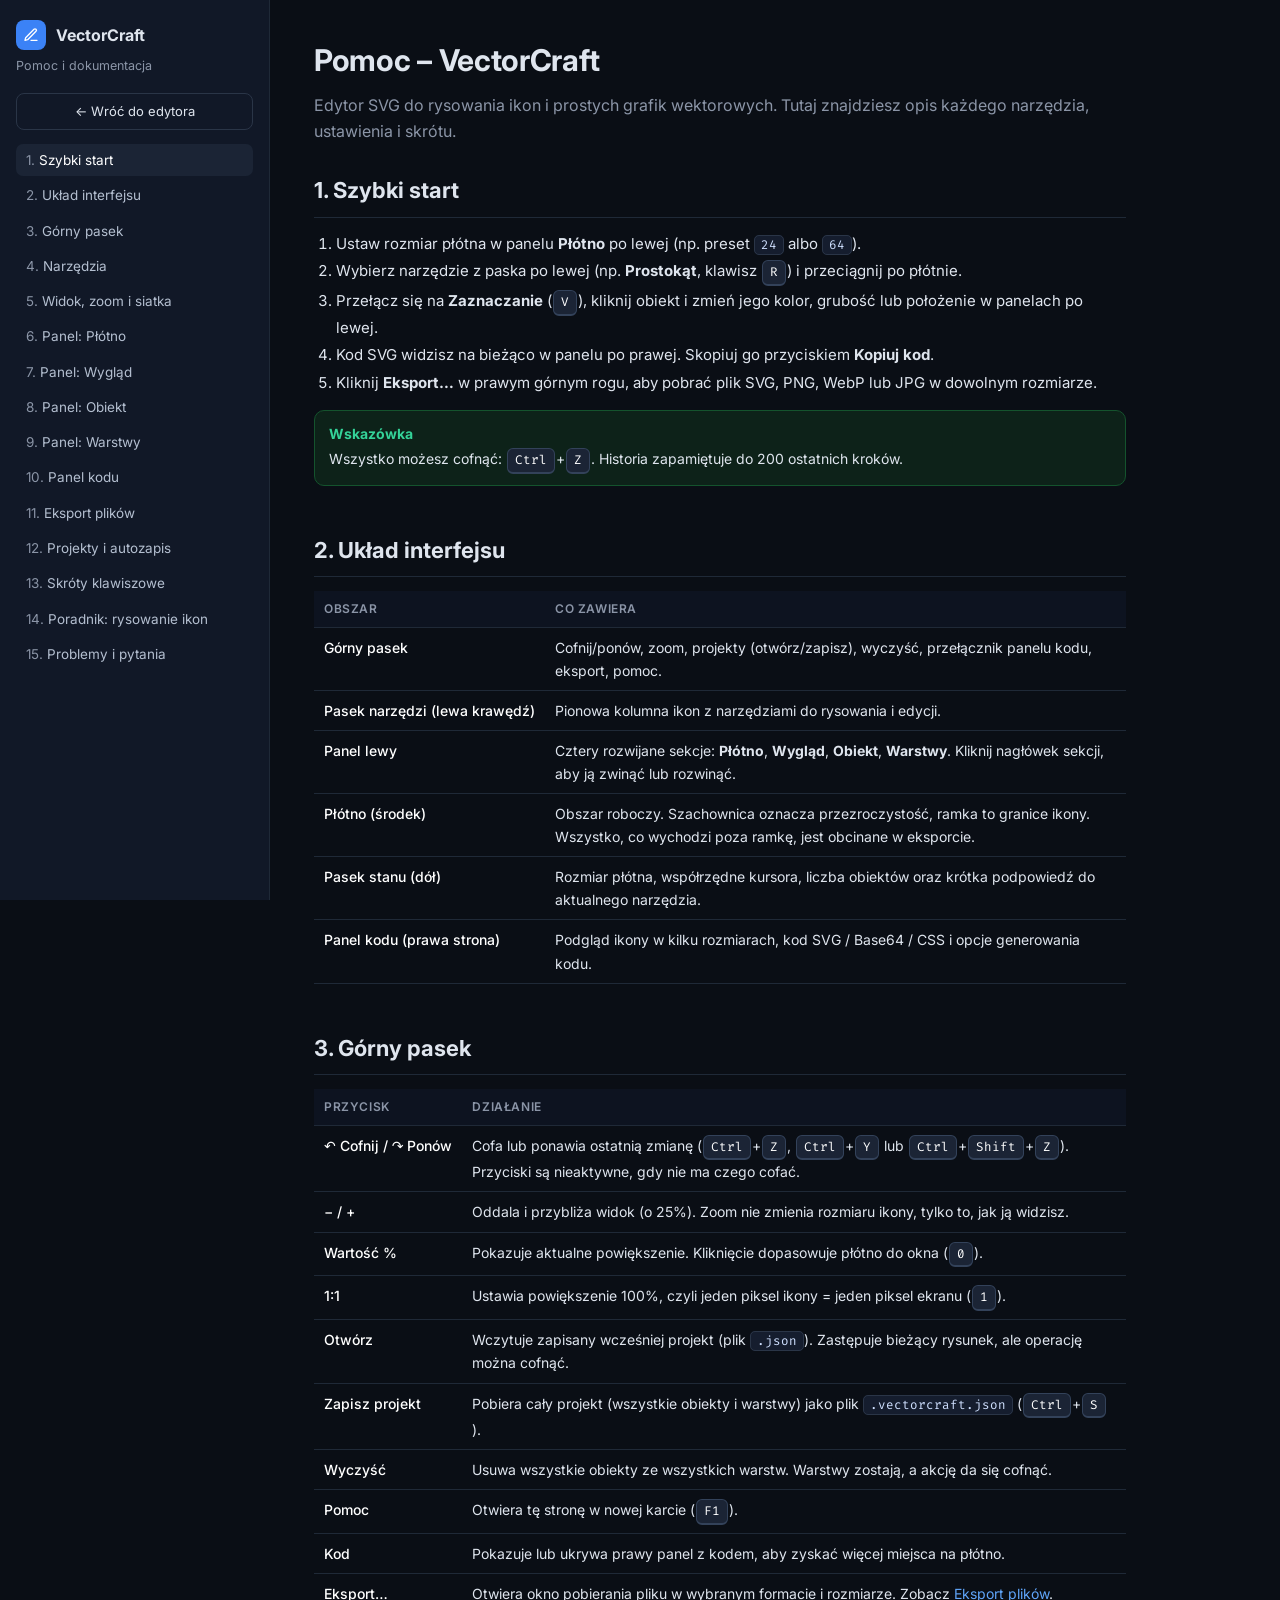
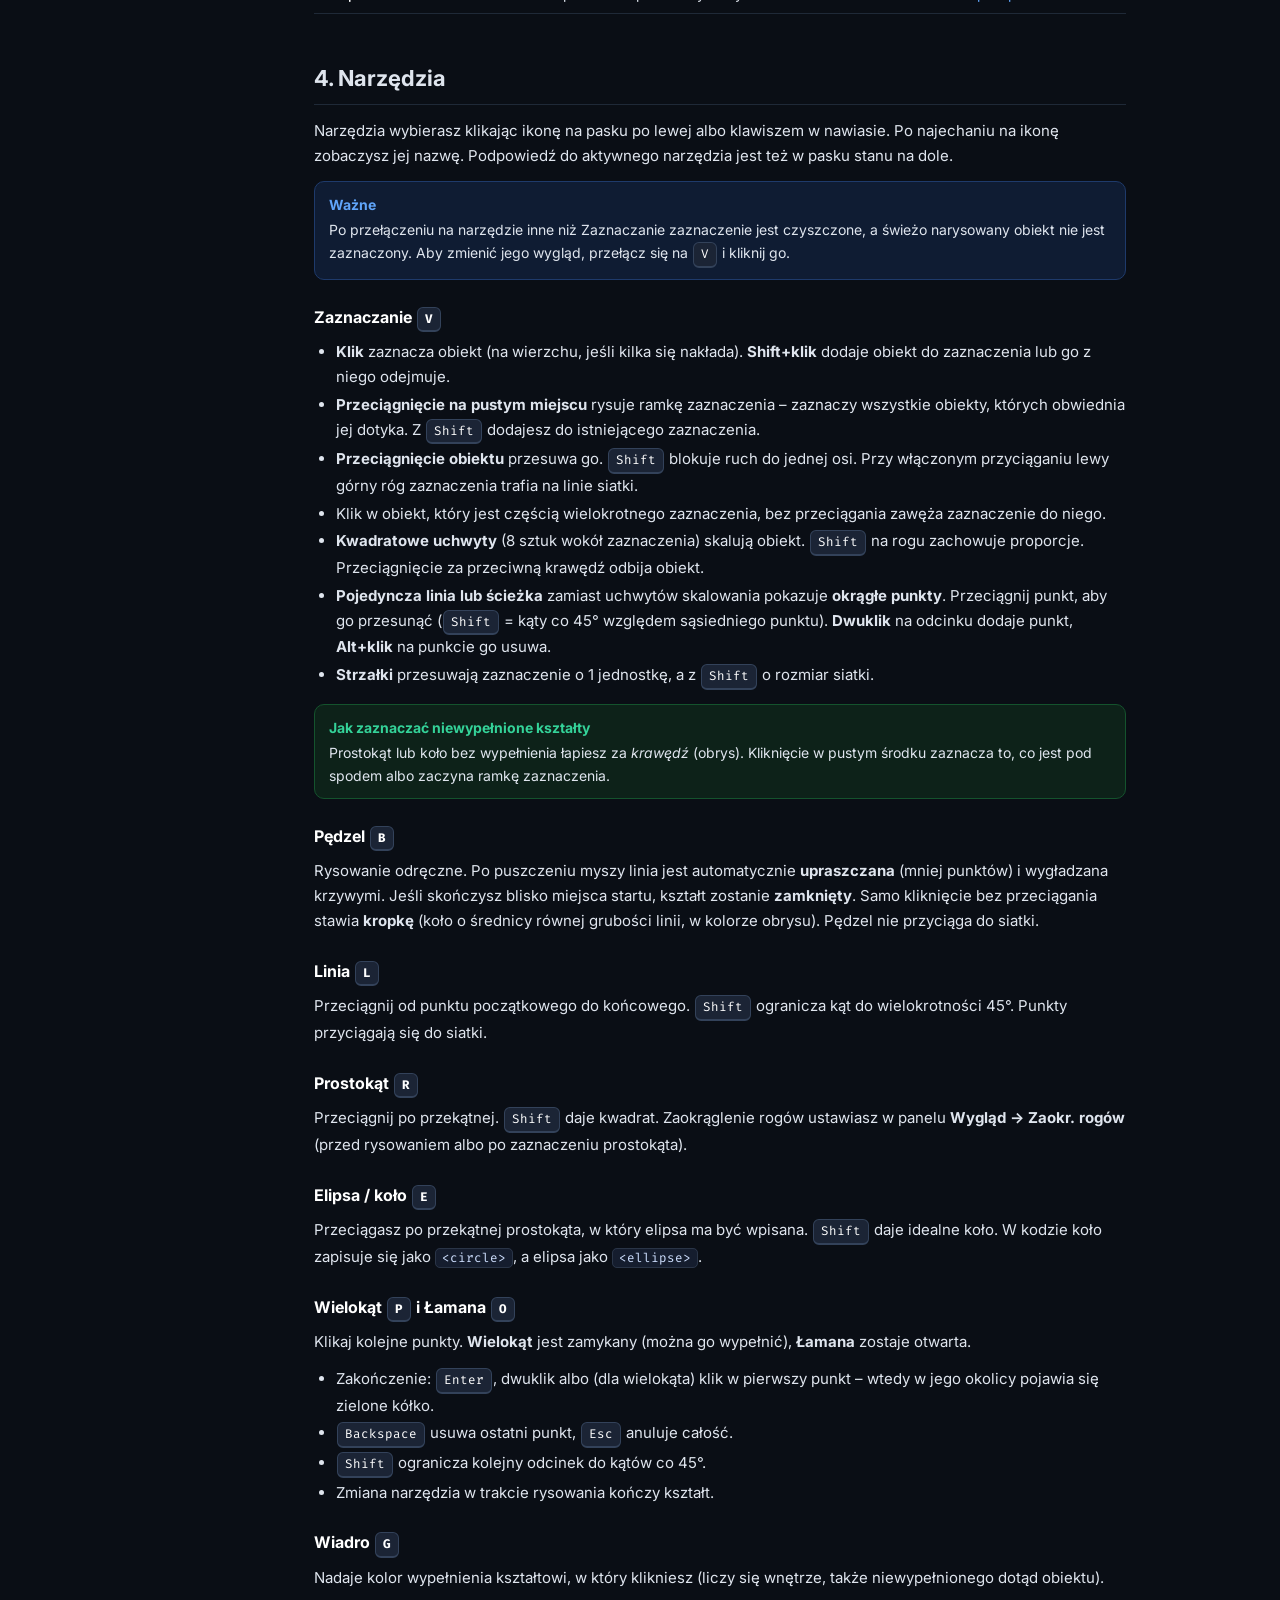
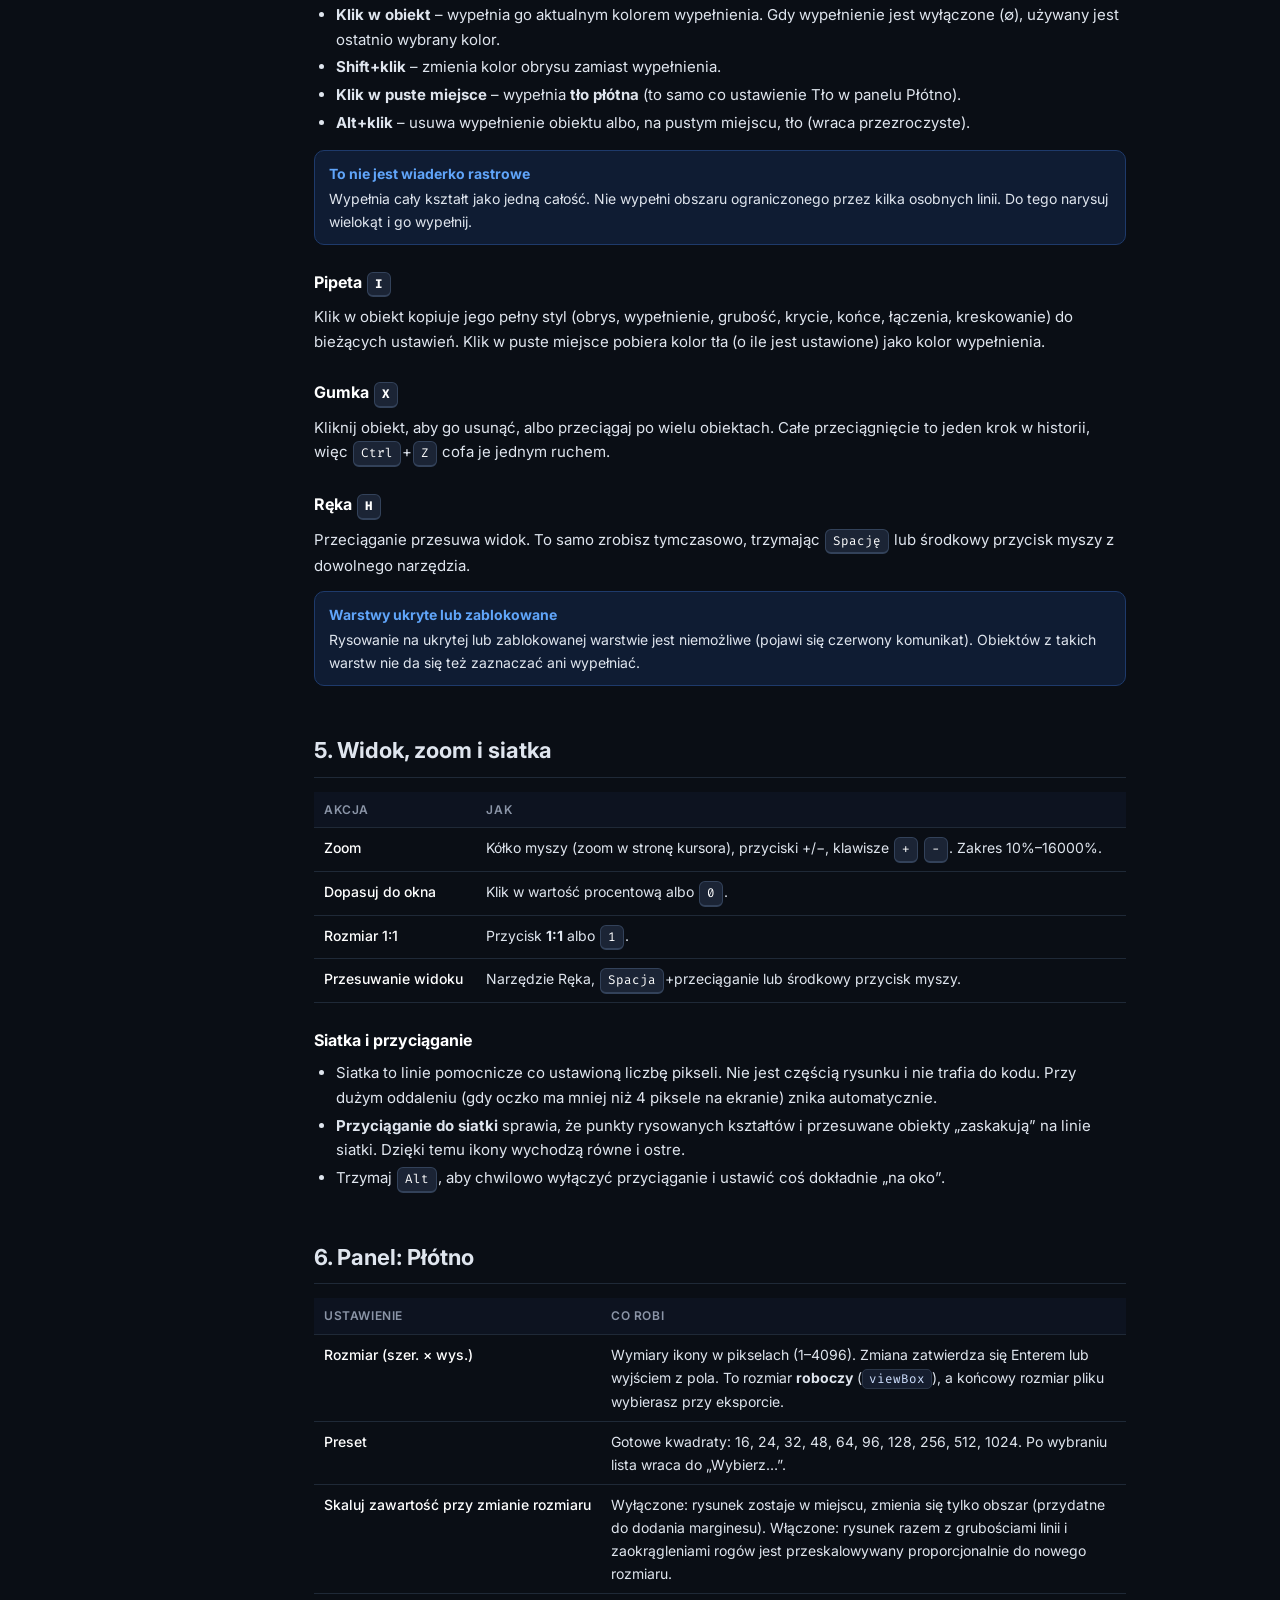
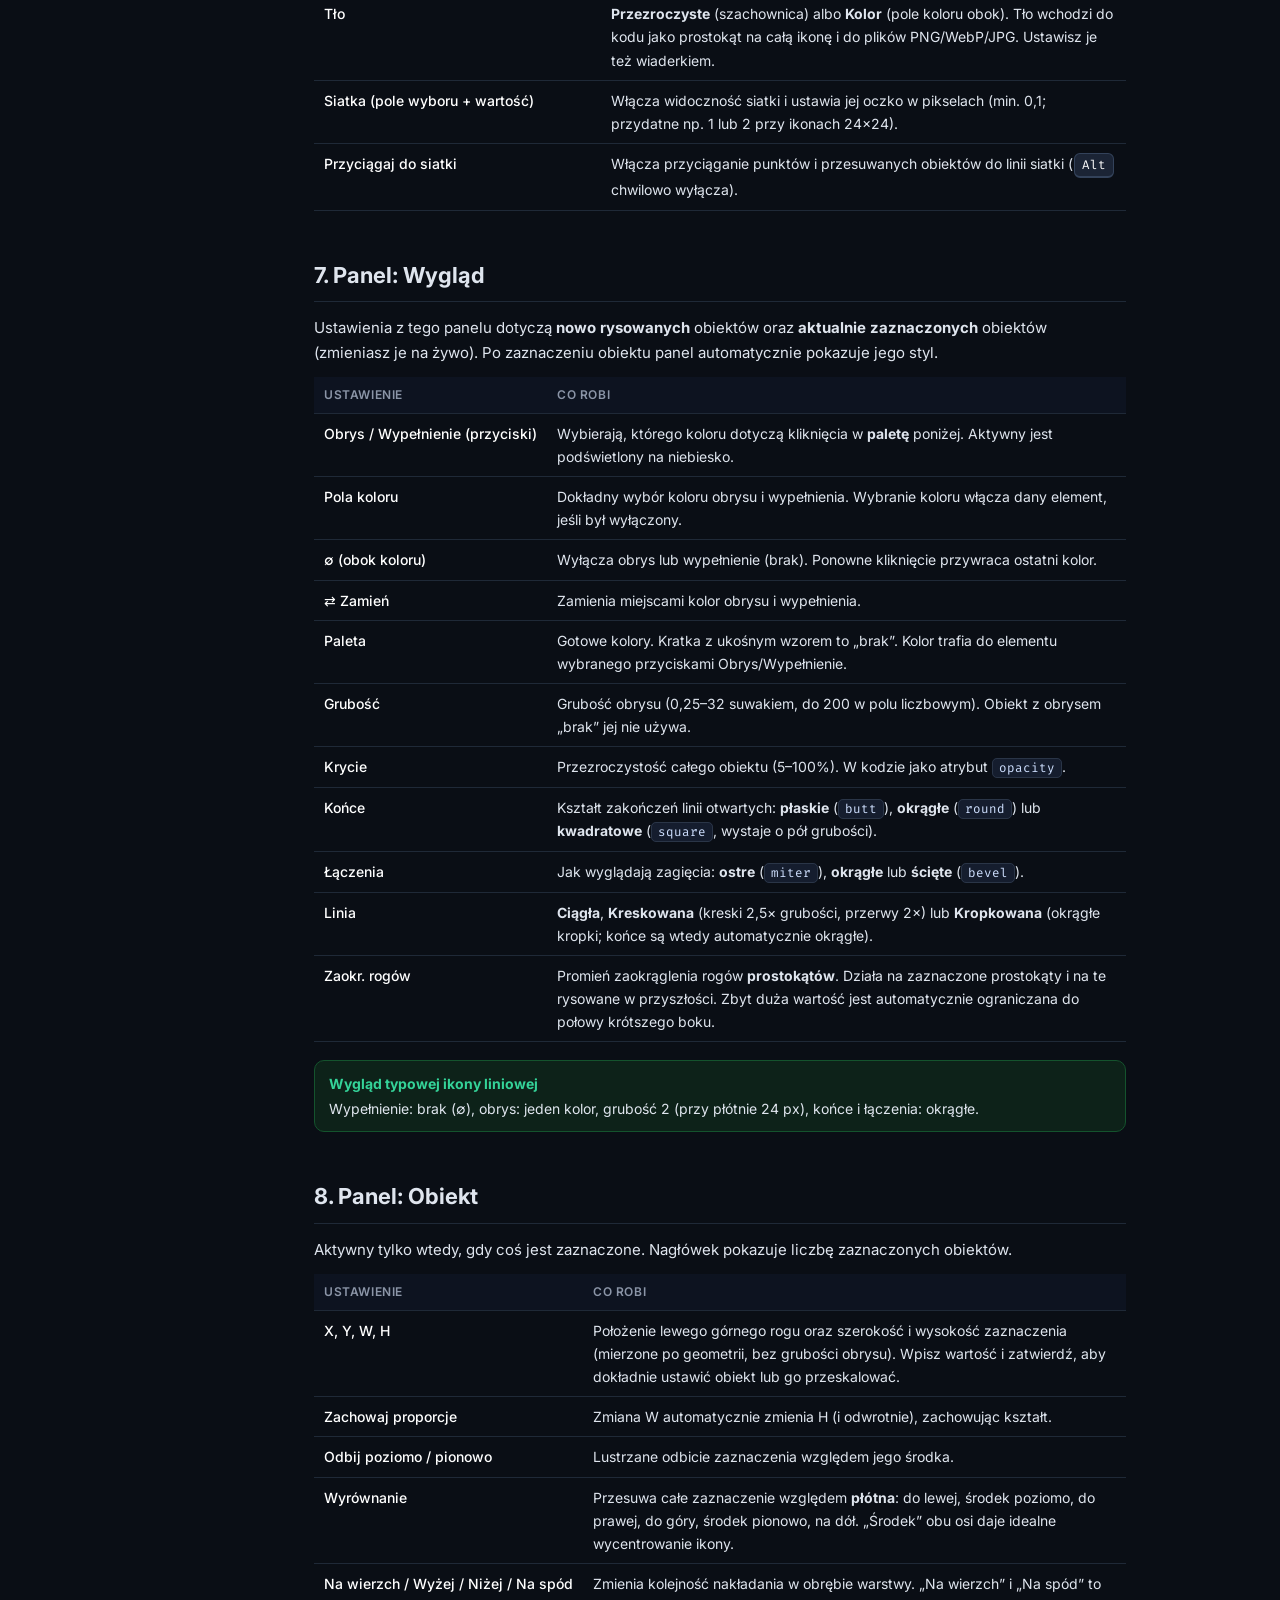
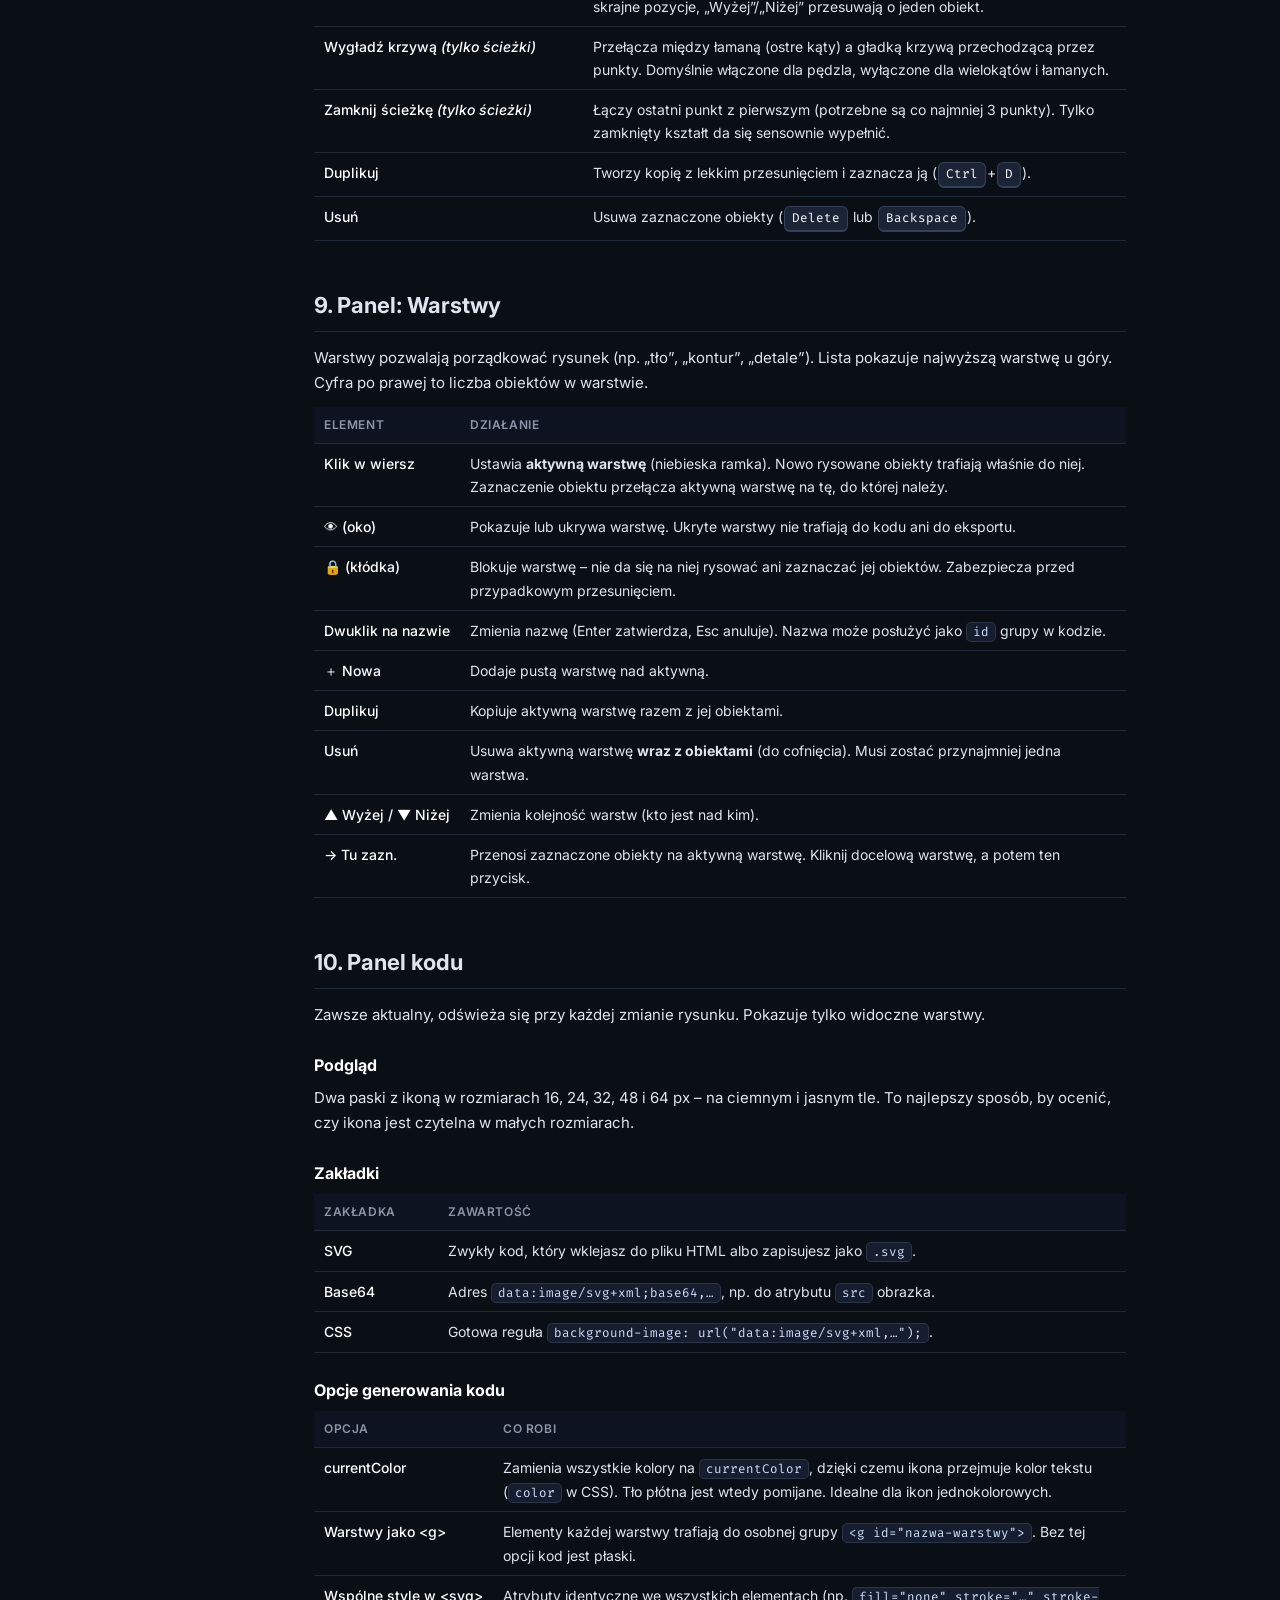
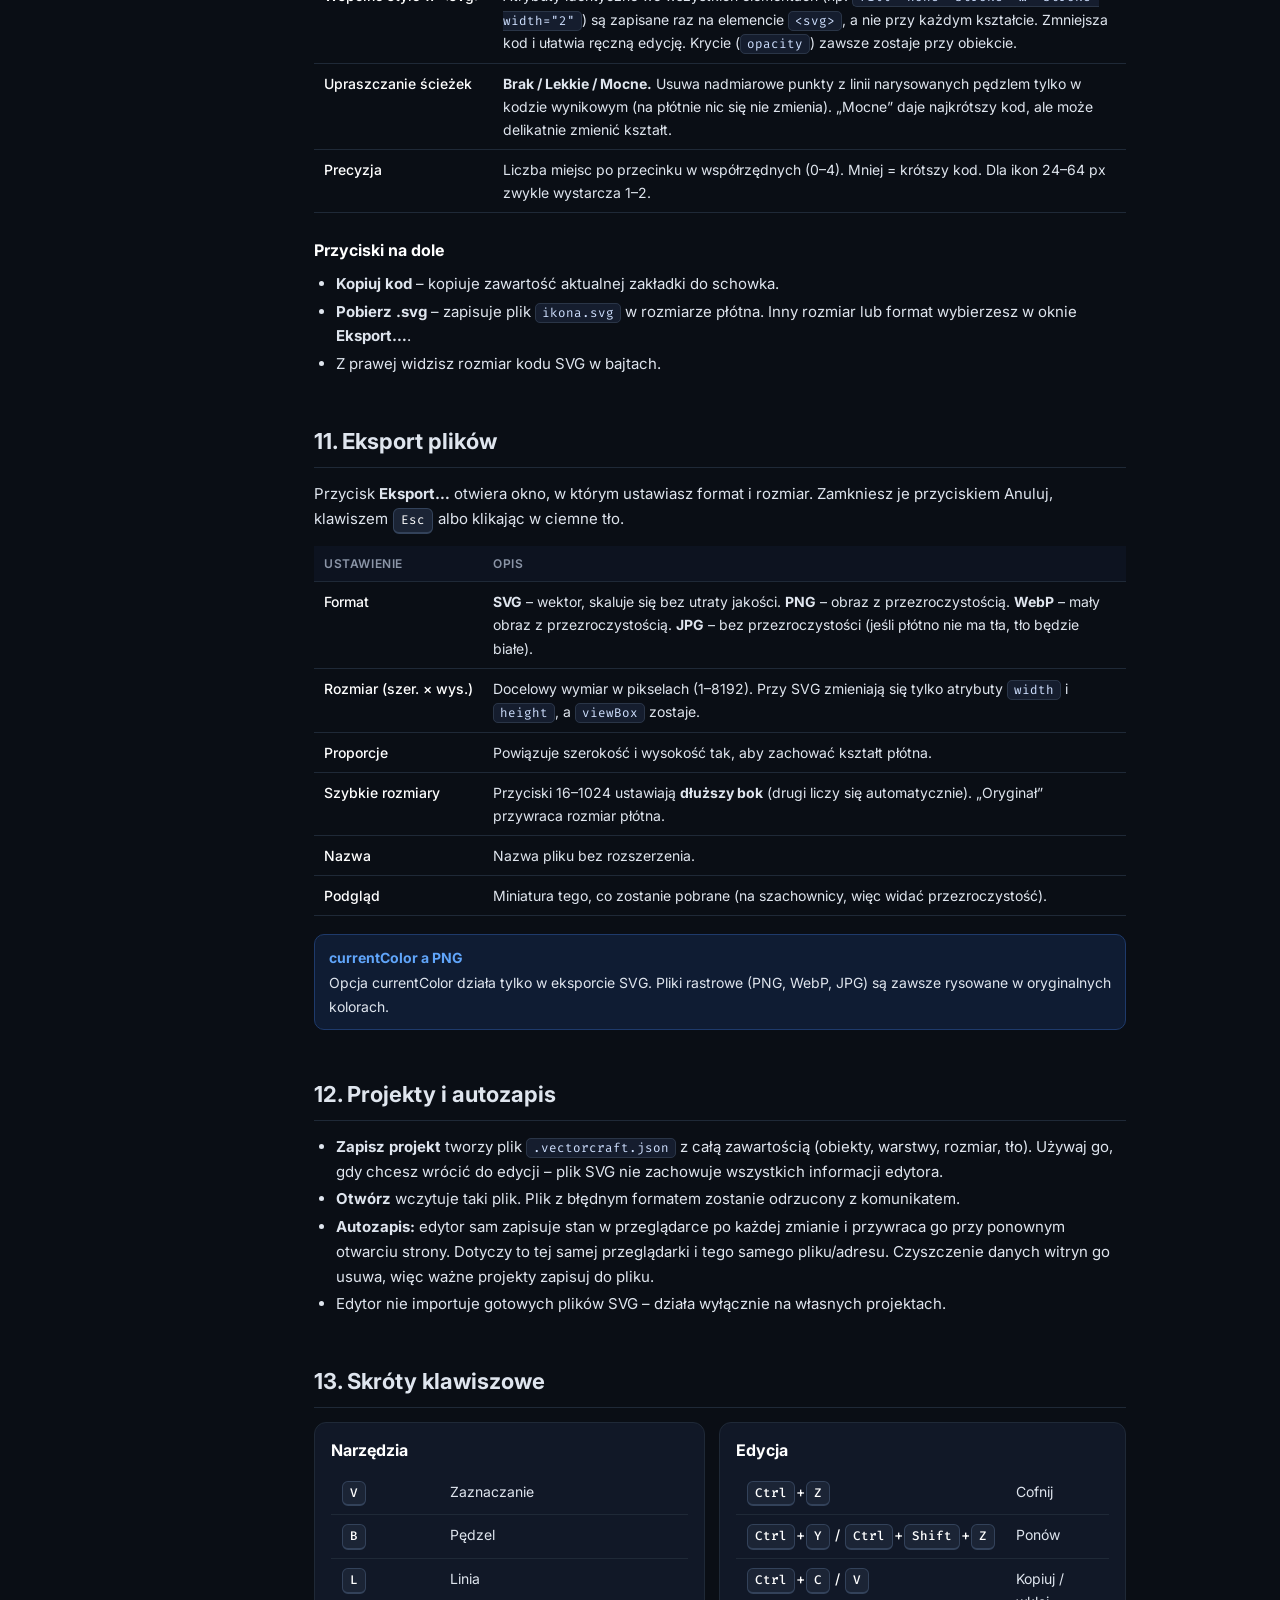
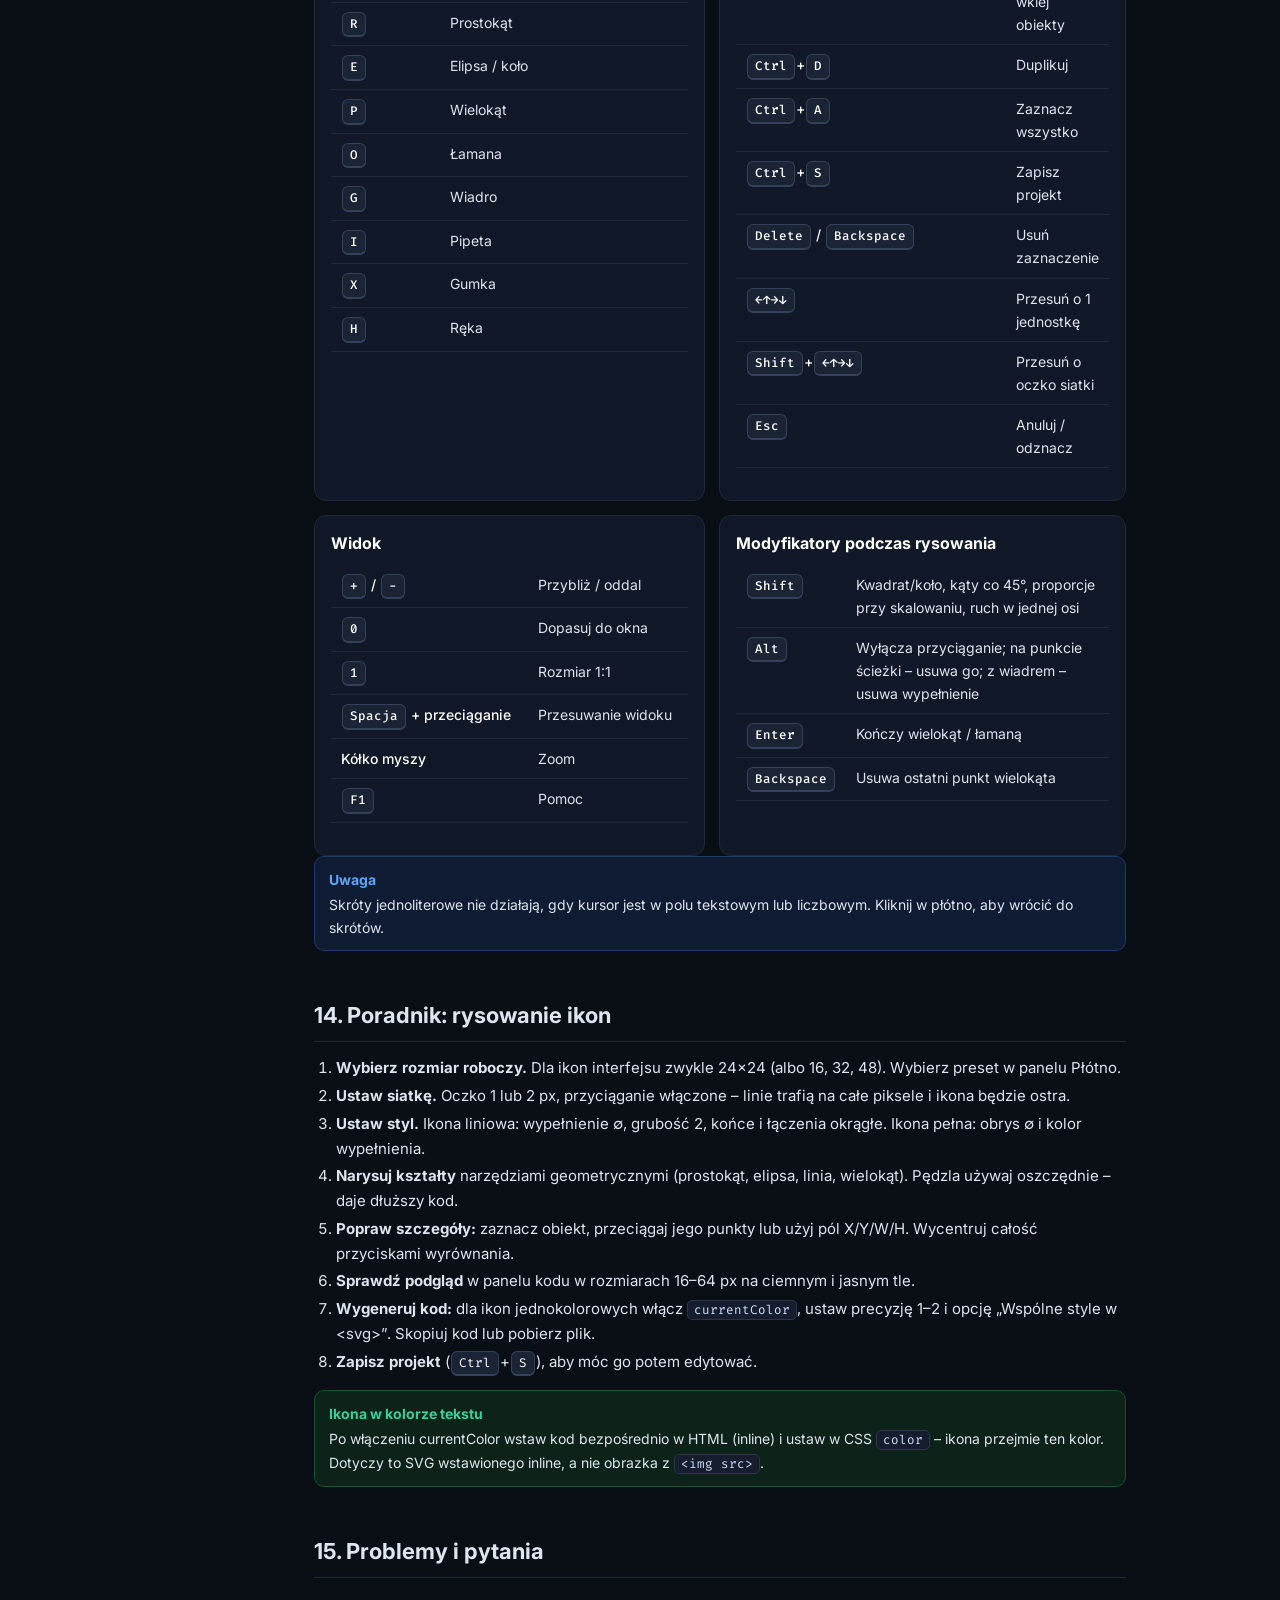
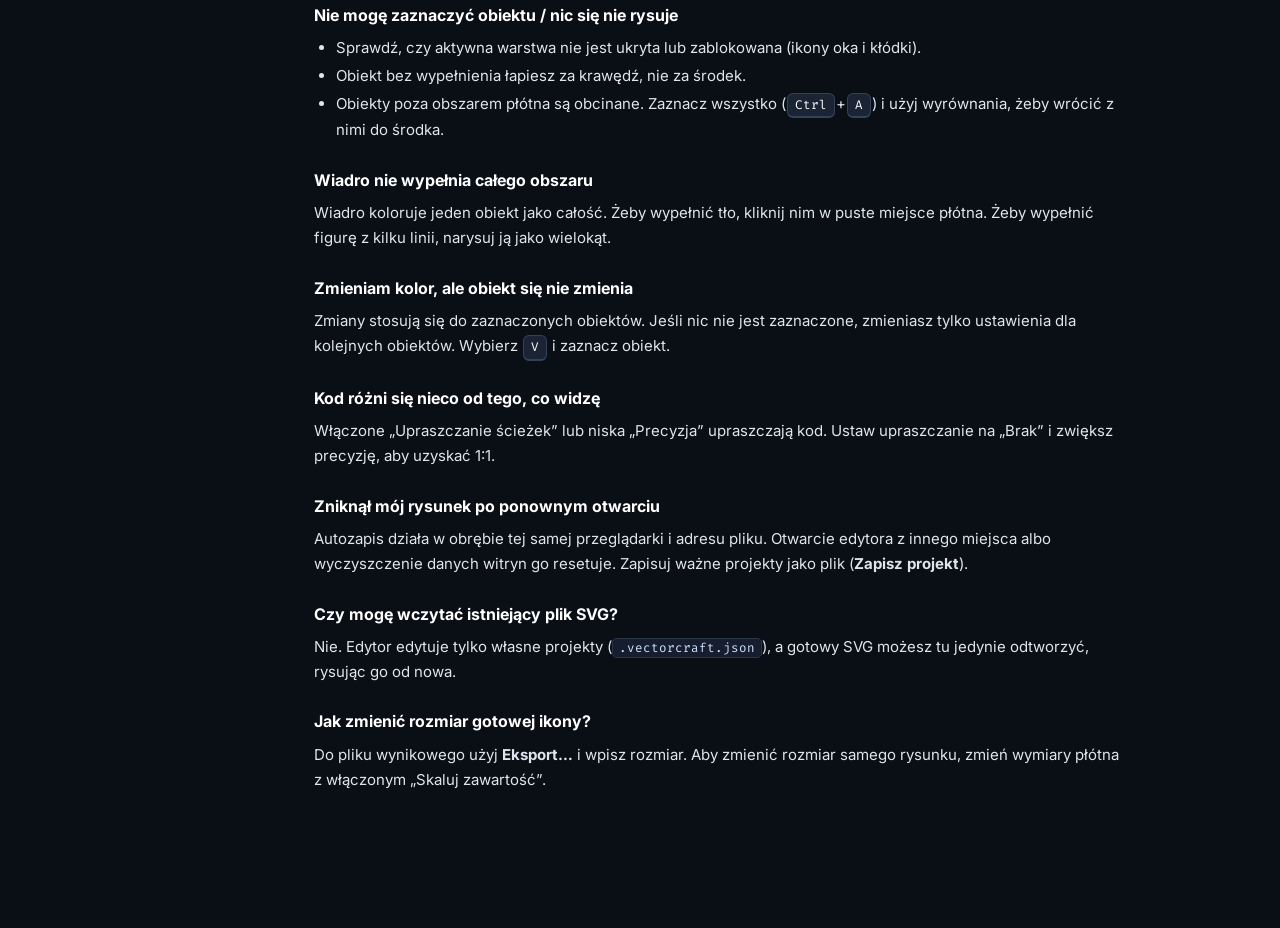
<file: tools/svg-icon-editor/pomoc.html>
<!DOCTYPE html>
<html lang="pl">
<head>
<meta charset="UTF-8">
<meta name="viewport" content="width=device-width, initial-scale=1.0">
<title>VectorCraft – Pomoc</title>
<link href="https://fonts.googleapis.com/css2?family=Inter:wght@400;500;600;700&family=Fira+Code:wght@400;500&display=swap" rel="stylesheet">
<style>
:root{--bg:#0a0e15;--p1:#111827;--p2:#0d1320;--ln:#1f2937;--ln2:#2a3547;--tx:#dfe5ee;--mu:#8b95a7;--ac:#3b82f6;--ac2:#60a5fa;--ok:#34d399;--wn:#fbbf24}
*{box-sizing:border-box}
html{scroll-behavior:smooth;scroll-padding-top:20px}
body{margin:0;background:var(--bg);color:var(--tx);font:15px/1.65 Inter,system-ui,sans-serif;-webkit-font-smoothing:antialiased}
a{color:var(--ac2);text-decoration:none}a:hover{text-decoration:underline}
.wrap{display:flex;min-height:100vh}
nav{width:270px;flex:none;position:sticky;top:0;height:100vh;overflow-y:auto;background:var(--p1);border-right:1px solid var(--ln);padding:20px 16px}
nav .logo{display:flex;align-items:center;gap:10px;margin-bottom:6px;font-weight:700;font-size:16px}
nav .logo i{width:30px;height:30px;border-radius:8px;background:var(--ac);display:grid;place-items:center}
nav .logo svg{width:16px;height:16px;fill:none;stroke:#fff;stroke-width:2;stroke-linecap:round;stroke-linejoin:round}
nav .sub{color:var(--mu);font-size:12.5px;margin-bottom:16px}
nav a.back{display:block;margin-bottom:14px;padding:7px 10px;border:1px solid var(--ln2);border-radius:8px;color:var(--tx);text-align:center;font-size:13px}
nav ol{list-style:none;margin:0;padding:0;counter-reset:n}
nav li{counter-increment:n}
nav li a{display:block;padding:5px 10px;border-radius:7px;color:#b4bfd0;font-size:13.5px}
nav li a::before{content:counter(n)". ";color:var(--mu)}
nav li a:hover,nav li a.on{background:#1b2435;color:#fff;text-decoration:none}
main{flex:1;min-width:0;max-width:900px;padding:36px 44px 90px}
h1{font-size:30px;margin:0 0 6px;letter-spacing:-.01em}
.lead{color:var(--mu);margin:0 0 28px;font-size:16px}
section{margin-bottom:46px}
h2{font-size:22px;margin:0 0 14px;padding-bottom:8px;border-bottom:1px solid var(--ln)}
h3{font-size:16px;margin:24px 0 8px;color:#fff}
p{margin:0 0 12px}
ul,ol.s{margin:0 0 14px;padding-left:22px}
li{margin:3px 0}
code,kbd{font-family:'Fira Code',monospace;font-size:12.5px}
code{background:#151d2e;border:1px solid var(--ln2);border-radius:5px;padding:1px 6px;color:#cfe0ff}
kbd{display:inline-block;min-width:22px;text-align:center;background:#1b2435;border:1px solid #33425a;border-bottom-width:2px;border-radius:6px;padding:1px 7px;color:#fff;margin:0 1px}
table{width:100%;border-collapse:collapse;margin:0 0 18px;font-size:14px}
th,td{text-align:left;padding:8px 10px;border-bottom:1px solid var(--ln);vertical-align:top}
th{color:var(--mu);font-weight:600;font-size:12px;letter-spacing:.05em;text-transform:uppercase;background:var(--p2)}
td:first-child{white-space:nowrap;font-weight:500;color:#fff}
.note,.tip,.warn{border-radius:10px;padding:11px 14px;margin:0 0 16px;font-size:14px;border:1px solid}
.note{background:#0f1c33;border-color:#1e3a6b}
.tip{background:#0d2219;border-color:#14532d}
.warn{background:#2a1f0a;border-color:#6b4e12}
.note b,.tip b,.warn b{display:block;margin-bottom:2px}
.note b{color:var(--ac2)}.tip b{color:var(--ok)}.warn b{color:var(--wn)}
.tool{display:inline-flex;align-items:center;gap:6px}
.grid2{display:grid;grid-template-columns:1fr 1fr;gap:14px}
.card{background:var(--p1);border:1px solid var(--ln);border-radius:12px;padding:14px 16px}
.card h3{margin-top:0}
@media(max-width:900px){.wrap{flex-direction:column}nav{position:static;width:auto;height:auto;border-right:0;border-bottom:1px solid var(--ln)}main{padding:24px 18px 60px}.grid2{grid-template-columns:1fr}}
</style>
</head>
<body>
<div class="wrap">
<nav>
  <div class="logo"><i><svg viewBox="0 0 24 24"><path d="M12 20h9"/><path d="M16.5 3.5a2.1 2.1 0 0 1 3 3L7 19l-4 1 1-4z"/></svg></i>VectorCraft</div>
  <div class="sub">Pomoc i dokumentacja</div>
  <a class="back" href="vectorcraft_icon_editor.html">← Wróć do edytora</a>
  <ol id="toc">
    <li><a href="#start">Szybki start</a></li>
    <li><a href="#uklad">Układ interfejsu</a></li>
    <li><a href="#pasek">Górny pasek</a></li>
    <li><a href="#narzedzia">Narzędzia</a></li>
    <li><a href="#widok">Widok, zoom i siatka</a></li>
    <li><a href="#plotno">Panel: Płótno</a></li>
    <li><a href="#wyglad">Panel: Wygląd</a></li>
    <li><a href="#obiekt">Panel: Obiekt</a></li>
    <li><a href="#warstwy">Panel: Warstwy</a></li>
    <li><a href="#kod">Panel kodu</a></li>
    <li><a href="#eksport">Eksport plików</a></li>
    <li><a href="#projekty">Projekty i autozapis</a></li>
    <li><a href="#skroty">Skróty klawiszowe</a></li>
    <li><a href="#ikony">Poradnik: rysowanie ikon</a></li>
    <li><a href="#faq">Problemy i pytania</a></li>
  </ol>
</nav>

<main>
<h1>Pomoc – VectorCraft</h1>
<p class="lead">Edytor SVG do rysowania ikon i prostych grafik wektorowych. Tutaj znajdziesz opis każdego narzędzia, ustawienia i skrótu.</p>

<section id="start">
<h2>1. Szybki start</h2>
<ol class="s">
  <li>Ustaw rozmiar płótna w panelu <b>Płótno</b> po lewej (np. preset <code>24</code> albo <code>64</code>).</li>
  <li>Wybierz narzędzie z paska po lewej (np. <b>Prostokąt</b>, klawisz <kbd>R</kbd>) i przeciągnij po płótnie.</li>
  <li>Przełącz się na <b>Zaznaczanie</b> (<kbd>V</kbd>), kliknij obiekt i zmień jego kolor, grubość lub położenie w panelach po lewej.</li>
  <li>Kod SVG widzisz na bieżąco w panelu po prawej. Skopiuj go przyciskiem <b>Kopiuj kod</b>.</li>
  <li>Kliknij <b>Eksport…</b> w prawym górnym rogu, aby pobrać plik SVG, PNG, WebP lub JPG w dowolnym rozmiarze.</li>
</ol>
<div class="tip"><b>Wskazówka</b>Wszystko możesz cofnąć: <kbd>Ctrl</kbd>+<kbd>Z</kbd>. Historia zapamiętuje do 200 ostatnich kroków.</div>
</section>

<section id="uklad">
<h2>2. Układ interfejsu</h2>
<table>
<tr><th>Obszar</th><th>Co zawiera</th></tr>
<tr><td>Górny pasek</td><td>Cofnij/ponów, zoom, projekty (otwórz/zapisz), wyczyść, przełącznik panelu kodu, eksport, pomoc.</td></tr>
<tr><td>Pasek narzędzi (lewa krawędź)</td><td>Pionowa kolumna ikon z narzędziami do rysowania i edycji.</td></tr>
<tr><td>Panel lewy</td><td>Cztery rozwijane sekcje: <b>Płótno</b>, <b>Wygląd</b>, <b>Obiekt</b>, <b>Warstwy</b>. Kliknij nagłówek sekcji, aby ją zwinąć lub rozwinąć.</td></tr>
<tr><td>Płótno (środek)</td><td>Obszar roboczy. Szachownica oznacza przezroczystość, ramka to granice ikony. Wszystko, co wychodzi poza ramkę, jest obcinane w eksporcie.</td></tr>
<tr><td>Pasek stanu (dół)</td><td>Rozmiar płótna, współrzędne kursora, liczba obiektów oraz krótka podpowiedź do aktualnego narzędzia.</td></tr>
<tr><td>Panel kodu (prawa strona)</td><td>Podgląd ikony w kilku rozmiarach, kod SVG / Base64 / CSS i opcje generowania kodu.</td></tr>
</table>
</section>

<section id="pasek">
<h2>3. Górny pasek</h2>
<table>
<tr><th>Przycisk</th><th>Działanie</th></tr>
<tr><td>↶ Cofnij / ↷ Ponów</td><td>Cofa lub ponawia ostatnią zmianę (<kbd>Ctrl</kbd>+<kbd>Z</kbd>, <kbd>Ctrl</kbd>+<kbd>Y</kbd> lub <kbd>Ctrl</kbd>+<kbd>Shift</kbd>+<kbd>Z</kbd>). Przyciski są nieaktywne, gdy nie ma czego cofać.</td></tr>
<tr><td>− / + </td><td>Oddala i przybliża widok (o 25%). Zoom nie zmienia rozmiaru ikony, tylko to, jak ją widzisz.</td></tr>
<tr><td>Wartość %</td><td>Pokazuje aktualne powiększenie. Kliknięcie dopasowuje płótno do okna (<kbd>0</kbd>).</td></tr>
<tr><td>1:1</td><td>Ustawia powiększenie 100%, czyli jeden piksel ikony = jeden piksel ekranu (<kbd>1</kbd>).</td></tr>
<tr><td>Otwórz</td><td>Wczytuje zapisany wcześniej projekt (plik <code>.json</code>). Zastępuje bieżący rysunek, ale operację można cofnąć.</td></tr>
<tr><td>Zapisz projekt</td><td>Pobiera cały projekt (wszystkie obiekty i warstwy) jako plik <code>.vectorcraft.json</code> (<kbd>Ctrl</kbd>+<kbd>S</kbd>).</td></tr>
<tr><td>Wyczyść</td><td>Usuwa wszystkie obiekty ze wszystkich warstw. Warstwy zostają, a akcję da się cofnąć.</td></tr>
<tr><td>Pomoc</td><td>Otwiera tę stronę w nowej karcie (<kbd>F1</kbd>).</td></tr>
<tr><td>Kod</td><td>Pokazuje lub ukrywa prawy panel z kodem, aby zyskać więcej miejsca na płótno.</td></tr>
<tr><td>Eksport…</td><td>Otwiera okno pobierania pliku w wybranym formacie i rozmiarze. Zobacz <a href="#eksport">Eksport plików</a>.</td></tr>
</table>
</section>

<section id="narzedzia">
<h2>4. Narzędzia</h2>
<p>Narzędzia wybierasz klikając ikonę na pasku po lewej albo klawiszem w nawiasie. Po najechaniu na ikonę zobaczysz jej nazwę. Podpowiedź do aktywnego narzędzia jest też w pasku stanu na dole.</p>
<div class="note"><b>Ważne</b>Po przełączeniu na narzędzie inne niż Zaznaczanie zaznaczenie jest czyszczone, a świeżo narysowany obiekt nie jest zaznaczony. Aby zmienić jego wygląd, przełącz się na <kbd>V</kbd> i kliknij go.</div>

<h3>Zaznaczanie <kbd>V</kbd></h3>
<ul>
  <li><b>Klik</b> zaznacza obiekt (na wierzchu, jeśli kilka się nakłada). <b>Shift+klik</b> dodaje obiekt do zaznaczenia lub go z niego odejmuje.</li>
  <li><b>Przeciągnięcie na pustym miejscu</b> rysuje ramkę zaznaczenia – zaznaczy wszystkie obiekty, których obwiednia jej dotyka. Z <kbd>Shift</kbd> dodajesz do istniejącego zaznaczenia.</li>
  <li><b>Przeciągnięcie obiektu</b> przesuwa go. <kbd>Shift</kbd> blokuje ruch do jednej osi. Przy włączonym przyciąganiu lewy górny róg zaznaczenia trafia na linie siatki.</li>
  <li>Klik w obiekt, który jest częścią wielokrotnego zaznaczenia, bez przeciągania zawęża zaznaczenie do niego.</li>
  <li><b>Kwadratowe uchwyty</b> (8 sztuk wokół zaznaczenia) skalują obiekt. <kbd>Shift</kbd> na rogu zachowuje proporcje. Przeciągnięcie za przeciwną krawędź odbija obiekt.</li>
  <li><b>Pojedyncza linia lub ścieżka</b> zamiast uchwytów skalowania pokazuje <b>okrągłe punkty</b>. Przeciągnij punkt, aby go przesunąć (<kbd>Shift</kbd> = kąty co 45° względem sąsiedniego punktu). <b>Dwuklik</b> na odcinku dodaje punkt, <b>Alt+klik</b> na punkcie go usuwa.</li>
  <li><b>Strzałki</b> przesuwają zaznaczenie o 1 jednostkę, a z <kbd>Shift</kbd> o rozmiar siatki.</li>
</ul>
<div class="tip"><b>Jak zaznaczać niewypełnione kształty</b>Prostokąt lub koło bez wypełnienia łapiesz za <i>krawędź</i> (obrys). Kliknięcie w pustym środku zaznacza to, co jest pod spodem albo zaczyna ramkę zaznaczenia.</div>

<h3>Pędzel <kbd>B</kbd></h3>
<p>Rysowanie odręczne. Po puszczeniu myszy linia jest automatycznie <b>upraszczana</b> (mniej punktów) i wygładzana krzywymi. Jeśli skończysz blisko miejsca startu, kształt zostanie <b>zamknięty</b>. Samo kliknięcie bez przeciągania stawia <b>kropkę</b> (koło o średnicy równej grubości linii, w kolorze obrysu). Pędzel nie przyciąga do siatki.</p>

<h3>Linia <kbd>L</kbd></h3>
<p>Przeciągnij od punktu początkowego do końcowego. <kbd>Shift</kbd> ogranicza kąt do wielokrotności 45°. Punkty przyciągają się do siatki.</p>

<h3>Prostokąt <kbd>R</kbd></h3>
<p>Przeciągnij po przekątnej. <kbd>Shift</kbd> daje kwadrat. Zaokrąglenie rogów ustawiasz w panelu <b>Wygląd → Zaokr. rogów</b> (przed rysowaniem albo po zaznaczeniu prostokąta).</p>

<h3>Elipsa / koło <kbd>E</kbd></h3>
<p>Przeciągasz po przekątnej prostokąta, w który elipsa ma być wpisana. <kbd>Shift</kbd> daje idealne koło. W kodzie koło zapisuje się jako <code>&lt;circle&gt;</code>, a elipsa jako <code>&lt;ellipse&gt;</code>.</p>

<h3>Wielokąt <kbd>P</kbd> i Łamana <kbd>O</kbd></h3>
<p>Klikaj kolejne punkty. <b>Wielokąt</b> jest zamykany (można go wypełnić), <b>Łamana</b> zostaje otwarta.</p>
<ul>
  <li>Zakończenie: <kbd>Enter</kbd>, dwuklik albo (dla wielokąta) klik w pierwszy punkt – wtedy w jego okolicy pojawia się zielone kółko.</li>
  <li><kbd>Backspace</kbd> usuwa ostatni punkt, <kbd>Esc</kbd> anuluje całość.</li>
  <li><kbd>Shift</kbd> ogranicza kolejny odcinek do kątów co 45°.</li>
  <li>Zmiana narzędzia w trakcie rysowania kończy kształt.</li>
</ul>

<h3>Wiadro <kbd>G</kbd></h3>
<p>Nadaje kolor wypełnienia kształtowi, w który klikniesz (liczy się wnętrze, także niewypełnionego dotąd obiektu).</p>
<ul>
  <li><b>Klik w obiekt</b> – wypełnia go aktualnym kolorem wypełnienia. Gdy wypełnienie jest wyłączone (∅), używany jest ostatnio wybrany kolor.</li>
  <li><b>Shift+klik</b> – zmienia kolor obrysu zamiast wypełnienia.</li>
  <li><b>Klik w puste miejsce</b> – wypełnia <b>tło płótna</b> (to samo co ustawienie Tło w panelu Płótno).</li>
  <li><b>Alt+klik</b> – usuwa wypełnienie obiektu albo, na pustym miejscu, tło (wraca przezroczyste).</li>
</ul>
<div class="note"><b>To nie jest wiaderko rastrowe</b>Wypełnia cały kształt jako jedną całość. Nie wypełni obszaru ograniczonego przez kilka osobnych linii. Do tego narysuj wielokąt i go wypełnij.</div>

<h3>Pipeta <kbd>I</kbd></h3>
<p>Klik w obiekt kopiuje jego pełny styl (obrys, wypełnienie, grubość, krycie, końce, łączenia, kreskowanie) do bieżących ustawień. Klik w puste miejsce pobiera kolor tła (o ile jest ustawione) jako kolor wypełnienia.</p>

<h3>Gumka <kbd>X</kbd></h3>
<p>Kliknij obiekt, aby go usunąć, albo przeciągaj po wielu obiektach. Całe przeciągnięcie to jeden krok w historii, więc <kbd>Ctrl</kbd>+<kbd>Z</kbd> cofa je jednym ruchem.</p>

<h3>Ręka <kbd>H</kbd></h3>
<p>Przeciąganie przesuwa widok. To samo zrobisz tymczasowo, trzymając <kbd>Spację</kbd> lub środkowy przycisk myszy z dowolnego narzędzia.</p>

<div class="note"><b>Warstwy ukryte lub zablokowane</b>Rysowanie na ukrytej lub zablokowanej warstwie jest niemożliwe (pojawi się czerwony komunikat). Obiektów z takich warstw nie da się też zaznaczać ani wypełniać.</div>
</section>

<section id="widok">
<h2>5. Widok, zoom i siatka</h2>
<table>
<tr><th>Akcja</th><th>Jak</th></tr>
<tr><td>Zoom</td><td>Kółko myszy (zoom w stronę kursora), przyciski +/−, klawisze <kbd>+</kbd> <kbd>−</kbd>. Zakres 10%–16000%.</td></tr>
<tr><td>Dopasuj do okna</td><td>Klik w wartość procentową albo <kbd>0</kbd>.</td></tr>
<tr><td>Rozmiar 1:1</td><td>Przycisk <b>1:1</b> albo <kbd>1</kbd>.</td></tr>
<tr><td>Przesuwanie widoku</td><td>Narzędzie Ręka, <kbd>Spacja</kbd>+przeciąganie lub środkowy przycisk myszy.</td></tr>
</table>
<h3>Siatka i przyciąganie</h3>
<ul>
  <li>Siatka to linie pomocnicze co ustawioną liczbę pikseli. Nie jest częścią rysunku i nie trafia do kodu. Przy dużym oddaleniu (gdy oczko ma mniej niż 4 piksele na ekranie) znika automatycznie.</li>
  <li><b>Przyciąganie do siatki</b> sprawia, że punkty rysowanych kształtów i przesuwane obiekty „zaskakują” na linie siatki. Dzięki temu ikony wychodzą równe i ostre.</li>
  <li>Trzymaj <kbd>Alt</kbd>, aby chwilowo wyłączyć przyciąganie i ustawić coś dokładnie „na oko”.</li>
</ul>
</section>

<section id="plotno">
<h2>6. Panel: Płótno</h2>
<table>
<tr><th>Ustawienie</th><th>Co robi</th></tr>
<tr><td>Rozmiar (szer. × wys.)</td><td>Wymiary ikony w pikselach (1–4096). Zmiana zatwierdza się Enterem lub wyjściem z pola. To rozmiar <b>roboczy</b> (<code>viewBox</code>), a końcowy rozmiar pliku wybierasz przy eksporcie.</td></tr>
<tr><td>Preset</td><td>Gotowe kwadraty: 16, 24, 32, 48, 64, 96, 128, 256, 512, 1024. Po wybraniu lista wraca do „Wybierz…”.</td></tr>
<tr><td>Skaluj zawartość przy zmianie rozmiaru</td><td>Wyłączone: rysunek zostaje w miejscu, zmienia się tylko obszar (przydatne do dodania marginesu). Włączone: rysunek razem z grubościami linii i zaokrągleniami rogów jest przeskalowywany proporcjonalnie do nowego rozmiaru.</td></tr>
<tr><td>Tło</td><td><b>Przezroczyste</b> (szachownica) albo <b>Kolor</b> (pole koloru obok). Tło wchodzi do kodu jako prostokąt na całą ikonę i do plików PNG/WebP/JPG. Ustawisz je też wiaderkiem.</td></tr>
<tr><td>Siatka (pole wyboru + wartość)</td><td>Włącza widoczność siatki i ustawia jej oczko w pikselach (min. 0,1; przydatne np. 1 lub 2 przy ikonach 24×24).</td></tr>
<tr><td>Przyciągaj do siatki</td><td>Włącza przyciąganie punktów i przesuwanych obiektów do linii siatki (<kbd>Alt</kbd> chwilowo wyłącza).</td></tr>
</table>
</section>

<section id="wyglad">
<h2>7. Panel: Wygląd</h2>
<p>Ustawienia z tego panelu dotyczą <b>nowo rysowanych</b> obiektów oraz <b>aktualnie zaznaczonych</b> obiektów (zmieniasz je na żywo). Po zaznaczeniu obiektu panel automatycznie pokazuje jego styl.</p>
<table>
<tr><th>Ustawienie</th><th>Co robi</th></tr>
<tr><td>Obrys / Wypełnienie (przyciski)</td><td>Wybierają, którego koloru dotyczą kliknięcia w <b>paletę</b> poniżej. Aktywny jest podświetlony na niebiesko.</td></tr>
<tr><td>Pola koloru</td><td>Dokładny wybór koloru obrysu i wypełnienia. Wybranie koloru włącza dany element, jeśli był wyłączony.</td></tr>
<tr><td>∅ (obok koloru)</td><td>Wyłącza obrys lub wypełnienie (brak). Ponowne kliknięcie przywraca ostatni kolor.</td></tr>
<tr><td>⇄ Zamień</td><td>Zamienia miejscami kolor obrysu i wypełnienia.</td></tr>
<tr><td>Paleta</td><td>Gotowe kolory. Kratka z ukośnym wzorem to „brak”. Kolor trafia do elementu wybranego przyciskami Obrys/Wypełnienie.</td></tr>
<tr><td>Grubość</td><td>Grubość obrysu (0,25–32 suwakiem, do 200 w polu liczbowym). Obiekt z obrysem „brak” jej nie używa.</td></tr>
<tr><td>Krycie</td><td>Przezroczystość całego obiektu (5–100%). W kodzie jako atrybut <code>opacity</code>.</td></tr>
<tr><td>Końce</td><td>Kształt zakończeń linii otwartych: <b>płaskie</b> (<code>butt</code>), <b>okrągłe</b> (<code>round</code>) lub <b>kwadratowe</b> (<code>square</code>, wystaje o pół grubości).</td></tr>
<tr><td>Łączenia</td><td>Jak wyglądają zagięcia: <b>ostre</b> (<code>miter</code>), <b>okrągłe</b> lub <b>ścięte</b> (<code>bevel</code>).</td></tr>
<tr><td>Linia</td><td><b>Ciągła</b>, <b>Kreskowana</b> (kreski 2,5× grubości, przerwy 2×) lub <b>Kropkowana</b> (okrągłe kropki; końce są wtedy automatycznie okrągłe).</td></tr>
<tr><td>Zaokr. rogów</td><td>Promień zaokrąglenia rogów <b>prostokątów</b>. Działa na zaznaczone prostokąty i na te rysowane w przyszłości. Zbyt duża wartość jest automatycznie ograniczana do połowy krótszego boku.</td></tr>
</table>
<div class="tip"><b>Wygląd typowej ikony liniowej</b>Wypełnienie: brak (∅), obrys: jeden kolor, grubość 2 (przy płótnie 24 px), końce i łączenia: okrągłe.</div>
</section>

<section id="obiekt">
<h2>8. Panel: Obiekt</h2>
<p>Aktywny tylko wtedy, gdy coś jest zaznaczone. Nagłówek pokazuje liczbę zaznaczonych obiektów.</p>
<table>
<tr><th>Ustawienie</th><th>Co robi</th></tr>
<tr><td>X, Y, W, H</td><td>Położenie lewego górnego rogu oraz szerokość i wysokość zaznaczenia (mierzone po geometrii, bez grubości obrysu). Wpisz wartość i zatwierdź, aby dokładnie ustawić obiekt lub go przeskalować.</td></tr>
<tr><td>Zachowaj proporcje</td><td>Zmiana W automatycznie zmienia H (i odwrotnie), zachowując kształt.</td></tr>
<tr><td>Odbij poziomo / pionowo</td><td>Lustrzane odbicie zaznaczenia względem jego środka.</td></tr>
<tr><td>Wyrównanie</td><td>Przesuwa całe zaznaczenie względem <b>płótna</b>: do lewej, środek poziomo, do prawej, do góry, środek pionowo, na dół. „Środek” obu osi daje idealne wycentrowanie ikony.</td></tr>
<tr><td>Na wierzch / Wyżej / Niżej / Na spód</td><td>Zmienia kolejność nakładania w obrębie warstwy. „Na wierzch” i „Na spód” to skrajne pozycje, „Wyżej”/„Niżej” przesuwają o jeden obiekt.</td></tr>
<tr><td>Wygładź krzywą <i>(tylko ścieżki)</i></td><td>Przełącza między łamaną (ostre kąty) a gładką krzywą przechodzącą przez punkty. Domyślnie włączone dla pędzla, wyłączone dla wielokątów i łamanych.</td></tr>
<tr><td>Zamknij ścieżkę <i>(tylko ścieżki)</i></td><td>Łączy ostatni punkt z pierwszym (potrzebne są co najmniej 3 punkty). Tylko zamknięty kształt da się sensownie wypełnić.</td></tr>
<tr><td>Duplikuj</td><td>Tworzy kopię z lekkim przesunięciem i zaznacza ją (<kbd>Ctrl</kbd>+<kbd>D</kbd>).</td></tr>
<tr><td>Usuń</td><td>Usuwa zaznaczone obiekty (<kbd>Delete</kbd> lub <kbd>Backspace</kbd>).</td></tr>
</table>
</section>

<section id="warstwy">
<h2>9. Panel: Warstwy</h2>
<p>Warstwy pozwalają porządkować rysunek (np. „tło”, „kontur”, „detale”). Lista pokazuje najwyższą warstwę u góry. Cyfra po prawej to liczba obiektów w warstwie.</p>
<table>
<tr><th>Element</th><th>Działanie</th></tr>
<tr><td>Klik w wiersz</td><td>Ustawia <b>aktywną warstwę</b> (niebieska ramka). Nowo rysowane obiekty trafiają właśnie do niej. Zaznaczenie obiektu przełącza aktywną warstwę na tę, do której należy.</td></tr>
<tr><td>👁 (oko)</td><td>Pokazuje lub ukrywa warstwę. Ukryte warstwy nie trafiają do kodu ani do eksportu.</td></tr>
<tr><td>🔒 (kłódka)</td><td>Blokuje warstwę – nie da się na niej rysować ani zaznaczać jej obiektów. Zabezpiecza przed przypadkowym przesunięciem.</td></tr>
<tr><td>Dwuklik na nazwie</td><td>Zmienia nazwę (Enter zatwierdza, Esc anuluje). Nazwa może posłużyć jako <code>id</code> grupy w kodzie.</td></tr>
<tr><td>＋ Nowa</td><td>Dodaje pustą warstwę nad aktywną.</td></tr>
<tr><td>Duplikuj</td><td>Kopiuje aktywną warstwę razem z jej obiektami.</td></tr>
<tr><td>Usuń</td><td>Usuwa aktywną warstwę <b>wraz z obiektami</b> (do cofnięcia). Musi zostać przynajmniej jedna warstwa.</td></tr>
<tr><td>▲ Wyżej / ▼ Niżej</td><td>Zmienia kolejność warstw (kto jest nad kim).</td></tr>
<tr><td>→ Tu zazn.</td><td>Przenosi zaznaczone obiekty na aktywną warstwę. Kliknij docelową warstwę, a potem ten przycisk.</td></tr>
</table>
</section>

<section id="kod">
<h2>10. Panel kodu</h2>
<p>Zawsze aktualny, odświeża się przy każdej zmianie rysunku. Pokazuje tylko widoczne warstwy.</p>
<h3>Podgląd</h3>
<p>Dwa paski z ikoną w rozmiarach 16, 24, 32, 48 i 64 px – na ciemnym i jasnym tle. To najlepszy sposób, by ocenić, czy ikona jest czytelna w małych rozmiarach.</p>
<h3>Zakładki</h3>
<table>
<tr><th>Zakładka</th><th>Zawartość</th></tr>
<tr><td>SVG</td><td>Zwykły kod, który wklejasz do pliku HTML albo zapisujesz jako <code>.svg</code>.</td></tr>
<tr><td>Base64</td><td>Adres <code>data:image/svg+xml;base64,…</code>, np. do atrybutu <code>src</code> obrazka.</td></tr>
<tr><td>CSS</td><td>Gotowa reguła <code>background-image: url("data:image/svg+xml,…");</code>.</td></tr>
</table>
<h3>Opcje generowania kodu</h3>
<table>
<tr><th>Opcja</th><th>Co robi</th></tr>
<tr><td>currentColor</td><td>Zamienia wszystkie kolory na <code>currentColor</code>, dzięki czemu ikona przejmuje kolor tekstu (<code>color</code> w CSS). Tło płótna jest wtedy pomijane. Idealne dla ikon jednokolorowych.</td></tr>
<tr><td>Warstwy jako &lt;g&gt;</td><td>Elementy każdej warstwy trafiają do osobnej grupy <code>&lt;g id="nazwa-warstwy"&gt;</code>. Bez tej opcji kod jest płaski.</td></tr>
<tr><td>Wspólne style w &lt;svg&gt;</td><td>Atrybuty identyczne we wszystkich elementach (np. <code>fill="none" stroke="…" stroke-width="2"</code>) są zapisane raz na elemencie <code>&lt;svg&gt;</code>, a nie przy każdym kształcie. Zmniejsza kod i ułatwia ręczną edycję. Krycie (<code>opacity</code>) zawsze zostaje przy obiekcie.</td></tr>
<tr><td>Upraszczanie ścieżek</td><td><b>Brak / Lekkie / Mocne.</b> Usuwa nadmiarowe punkty z linii narysowanych pędzlem tylko w kodzie wynikowym (na płótnie nic się nie zmienia). „Mocne” daje najkrótszy kod, ale może delikatnie zmienić kształt.</td></tr>
<tr><td>Precyzja</td><td>Liczba miejsc po przecinku w współrzędnych (0–4). Mniej = krótszy kod. Dla ikon 24–64 px zwykle wystarcza 1–2.</td></tr>
</table>
<h3>Przyciski na dole</h3>
<ul>
  <li><b>Kopiuj kod</b> – kopiuje zawartość aktualnej zakładki do schowka.</li>
  <li><b>Pobierz .svg</b> – zapisuje plik <code>ikona.svg</code> w rozmiarze płótna. Inny rozmiar lub format wybierzesz w oknie <b>Eksport…</b>.</li>
  <li>Z prawej widzisz rozmiar kodu SVG w bajtach.</li>
</ul>
</section>

<section id="eksport">
<h2>11. Eksport plików</h2>
<p>Przycisk <b>Eksport…</b> otwiera okno, w którym ustawiasz format i rozmiar. Zamkniesz je przyciskiem Anuluj, klawiszem <kbd>Esc</kbd> albo klikając w ciemne tło.</p>
<table>
<tr><th>Ustawienie</th><th>Opis</th></tr>
<tr><td>Format</td><td><b>SVG</b> – wektor, skaluje się bez utraty jakości. <b>PNG</b> – obraz z przezroczystością. <b>WebP</b> – mały obraz z przezroczystością. <b>JPG</b> – bez przezroczystości (jeśli płótno nie ma tła, tło będzie białe).</td></tr>
<tr><td>Rozmiar (szer. × wys.)</td><td>Docelowy wymiar w pikselach (1–8192). Przy SVG zmieniają się tylko atrybuty <code>width</code> i <code>height</code>, a <code>viewBox</code> zostaje.</td></tr>
<tr><td>Proporcje</td><td>Powiązuje szerokość i wysokość tak, aby zachować kształt płótna.</td></tr>
<tr><td>Szybkie rozmiary</td><td>Przyciski 16–1024 ustawiają <b>dłuższy bok</b> (drugi liczy się automatycznie). „Oryginał” przywraca rozmiar płótna.</td></tr>
<tr><td>Nazwa</td><td>Nazwa pliku bez rozszerzenia.</td></tr>
<tr><td>Podgląd</td><td>Miniatura tego, co zostanie pobrane (na szachownicy, więc widać przezroczystość).</td></tr>
</table>
<div class="note"><b>currentColor a PNG</b>Opcja currentColor działa tylko w eksporcie SVG. Pliki rastrowe (PNG, WebP, JPG) są zawsze rysowane w oryginalnych kolorach.</div>
</section>

<section id="projekty">
<h2>12. Projekty i autozapis</h2>
<ul>
  <li><b>Zapisz projekt</b> tworzy plik <code>.vectorcraft.json</code> z całą zawartością (obiekty, warstwy, rozmiar, tło). Używaj go, gdy chcesz wrócić do edycji – plik SVG nie zachowuje wszystkich informacji edytora.</li>
  <li><b>Otwórz</b> wczytuje taki plik. Plik z błędnym formatem zostanie odrzucony z komunikatem.</li>
  <li><b>Autozapis:</b> edytor sam zapisuje stan w przeglądarce po każdej zmianie i przywraca go przy ponownym otwarciu strony. Dotyczy to tej samej przeglądarki i tego samego pliku/adresu. Czyszczenie danych witryn go usuwa, więc ważne projekty zapisuj do pliku.</li>
  <li>Edytor nie importuje gotowych plików SVG – działa wyłącznie na własnych projektach.</li>
</ul>
</section>

<section id="skroty">
<h2>13. Skróty klawiszowe</h2>
<div class="grid2">
<div class="card"><h3>Narzędzia</h3>
<table>
<tr><td><kbd>V</kbd></td><td>Zaznaczanie</td></tr>
<tr><td><kbd>B</kbd></td><td>Pędzel</td></tr>
<tr><td><kbd>L</kbd></td><td>Linia</td></tr>
<tr><td><kbd>R</kbd></td><td>Prostokąt</td></tr>
<tr><td><kbd>E</kbd></td><td>Elipsa / koło</td></tr>
<tr><td><kbd>P</kbd></td><td>Wielokąt</td></tr>
<tr><td><kbd>O</kbd></td><td>Łamana</td></tr>
<tr><td><kbd>G</kbd></td><td>Wiadro</td></tr>
<tr><td><kbd>I</kbd></td><td>Pipeta</td></tr>
<tr><td><kbd>X</kbd></td><td>Gumka</td></tr>
<tr><td><kbd>H</kbd></td><td>Ręka</td></tr>
</table></div>
<div class="card"><h3>Edycja</h3>
<table>
<tr><td><kbd>Ctrl</kbd>+<kbd>Z</kbd></td><td>Cofnij</td></tr>
<tr><td><kbd>Ctrl</kbd>+<kbd>Y</kbd> / <kbd>Ctrl</kbd>+<kbd>Shift</kbd>+<kbd>Z</kbd></td><td>Ponów</td></tr>
<tr><td><kbd>Ctrl</kbd>+<kbd>C</kbd> / <kbd>V</kbd></td><td>Kopiuj / wklej obiekty</td></tr>
<tr><td><kbd>Ctrl</kbd>+<kbd>D</kbd></td><td>Duplikuj</td></tr>
<tr><td><kbd>Ctrl</kbd>+<kbd>A</kbd></td><td>Zaznacz wszystko</td></tr>
<tr><td><kbd>Ctrl</kbd>+<kbd>S</kbd></td><td>Zapisz projekt</td></tr>
<tr><td><kbd>Delete</kbd> / <kbd>Backspace</kbd></td><td>Usuń zaznaczenie</td></tr>
<tr><td><kbd>←↑→↓</kbd></td><td>Przesuń o 1 jednostkę</td></tr>
<tr><td><kbd>Shift</kbd>+<kbd>←↑→↓</kbd></td><td>Przesuń o oczko siatki</td></tr>
<tr><td><kbd>Esc</kbd></td><td>Anuluj / odznacz</td></tr>
</table></div>
<div class="card"><h3>Widok</h3>
<table>
<tr><td><kbd>+</kbd> / <kbd>−</kbd></td><td>Przybliż / oddal</td></tr>
<tr><td><kbd>0</kbd></td><td>Dopasuj do okna</td></tr>
<tr><td><kbd>1</kbd></td><td>Rozmiar 1:1</td></tr>
<tr><td><kbd>Spacja</kbd> + przeciąganie</td><td>Przesuwanie widoku</td></tr>
<tr><td>Kółko myszy</td><td>Zoom</td></tr>
<tr><td><kbd>F1</kbd></td><td>Pomoc</td></tr>
</table></div>
<div class="card"><h3>Modyfikatory podczas rysowania</h3>
<table>
<tr><td><kbd>Shift</kbd></td><td>Kwadrat/koło, kąty co 45°, proporcje przy skalowaniu, ruch w jednej osi</td></tr>
<tr><td><kbd>Alt</kbd></td><td>Wyłącza przyciąganie; na punkcie ścieżki – usuwa go; z wiadrem – usuwa wypełnienie</td></tr>
<tr><td><kbd>Enter</kbd></td><td>Kończy wielokąt / łamaną</td></tr>
<tr><td><kbd>Backspace</kbd></td><td>Usuwa ostatni punkt wielokąta</td></tr>
</table></div>
</div>
<div class="note"><b>Uwaga</b>Skróty jednoliterowe nie działają, gdy kursor jest w polu tekstowym lub liczbowym. Kliknij w płótno, aby wrócić do skrótów.</div>
</section>

<section id="ikony">
<h2>14. Poradnik: rysowanie ikon</h2>
<ol class="s">
  <li><b>Wybierz rozmiar roboczy.</b> Dla ikon interfejsu zwykle 24×24 (albo 16, 32, 48). Wybierz preset w panelu Płótno.</li>
  <li><b>Ustaw siatkę.</b> Oczko 1 lub 2 px, przyciąganie włączone – linie trafią na całe piksele i ikona będzie ostra.</li>
  <li><b>Ustaw styl.</b> Ikona liniowa: wypełnienie ∅, grubość 2, końce i łączenia okrągłe. Ikona pełna: obrys ∅ i kolor wypełnienia.</li>
  <li><b>Narysuj kształty</b> narzędziami geometrycznymi (prostokąt, elipsa, linia, wielokąt). Pędzla używaj oszczędnie – daje dłuższy kod.</li>
  <li><b>Popraw szczegóły:</b> zaznacz obiekt, przeciągaj jego punkty lub użyj pól X/Y/W/H. Wycentruj całość przyciskami wyrównania.</li>
  <li><b>Sprawdź podgląd</b> w panelu kodu w rozmiarach 16–64 px na ciemnym i jasnym tle.</li>
  <li><b>Wygeneruj kod:</b> dla ikon jednokolorowych włącz <code>currentColor</code>, ustaw precyzję 1–2 i opcję „Wspólne style w &lt;svg&gt;”. Skopiuj kod lub pobierz plik.</li>
  <li><b>Zapisz projekt</b> (<kbd>Ctrl</kbd>+<kbd>S</kbd>), aby móc go potem edytować.</li>
</ol>
<div class="tip"><b>Ikona w kolorze tekstu</b>Po włączeniu currentColor wstaw kod bezpośrednio w HTML (inline) i ustaw w CSS <code>color</code> – ikona przejmie ten kolor. Dotyczy to SVG wstawionego inline, a nie obrazka z <code>&lt;img src&gt;</code>.</div>
</section>

<section id="faq">
<h2>15. Problemy i pytania</h2>
<h3>Nie mogę zaznaczyć obiektu / nic się nie rysuje</h3>
<ul>
  <li>Sprawdź, czy aktywna warstwa nie jest ukryta lub zablokowana (ikony oka i kłódki).</li>
  <li>Obiekt bez wypełnienia łapiesz za krawędź, nie za środek.</li>
  <li>Obiekty poza obszarem płótna są obcinane. Zaznacz wszystko (<kbd>Ctrl</kbd>+<kbd>A</kbd>) i użyj wyrównania, żeby wrócić z nimi do środka.</li>
</ul>
<h3>Wiadro nie wypełnia całego obszaru</h3>
<p>Wiadro koloruje jeden obiekt jako całość. Żeby wypełnić tło, kliknij nim w puste miejsce płótna. Żeby wypełnić figurę z kilku linii, narysuj ją jako wielokąt.</p>
<h3>Zmieniam kolor, ale obiekt się nie zmienia</h3>
<p>Zmiany stosują się do zaznaczonych obiektów. Jeśli nic nie jest zaznaczone, zmieniasz tylko ustawienia dla kolejnych obiektów. Wybierz <kbd>V</kbd> i zaznacz obiekt.</p>
<h3>Kod różni się nieco od tego, co widzę</h3>
<p>Włączone „Upraszczanie ścieżek” lub niska „Precyzja” upraszczają kod. Ustaw upraszczanie na „Brak” i zwiększ precyzję, aby uzyskać 1:1.</p>
<h3>Zniknął mój rysunek po ponownym otwarciu</h3>
<p>Autozapis działa w obrębie tej samej przeglądarki i adresu pliku. Otwarcie edytora z innego miejsca albo wyczyszczenie danych witryn go resetuje. Zapisuj ważne projekty jako plik (<b>Zapisz projekt</b>).</p>
<h3>Czy mogę wczytać istniejący plik SVG?</h3>
<p>Nie. Edytor edytuje tylko własne projekty (<code>.vectorcraft.json</code>), a gotowy SVG możesz tu jedynie odtworzyć, rysując go od nowa.</p>
<h3>Jak zmienić rozmiar gotowej ikony?</h3>
<p>Do pliku wynikowego użyj <b>Eksport…</b> i wpisz rozmiar. Aby zmienić rozmiar samego rysunku, zmień wymiary płótna z włączonym „Skaluj zawartość”.</p>
</section>
</main>
</div>
<script>
// Podświetlanie aktualnej sekcji w spisie treści
(function(){
  var links=[].slice.call(document.querySelectorAll('#toc a'));
  var map={};links.forEach(function(a){map[a.getAttribute('href').slice(1)]=a;});
  var obs=new IntersectionObserver(function(es){
    es.forEach(function(e){ if(e.isIntersecting){ links.forEach(function(a){a.classList.remove('on');}); var a=map[e.target.id]; if(a)a.classList.add('on'); } });
  },{rootMargin:'-10% 0px -80% 0px'});
  document.querySelectorAll('main section').forEach(function(s){obs.observe(s);});
})();
</script>
</body>
</html>
</file>
